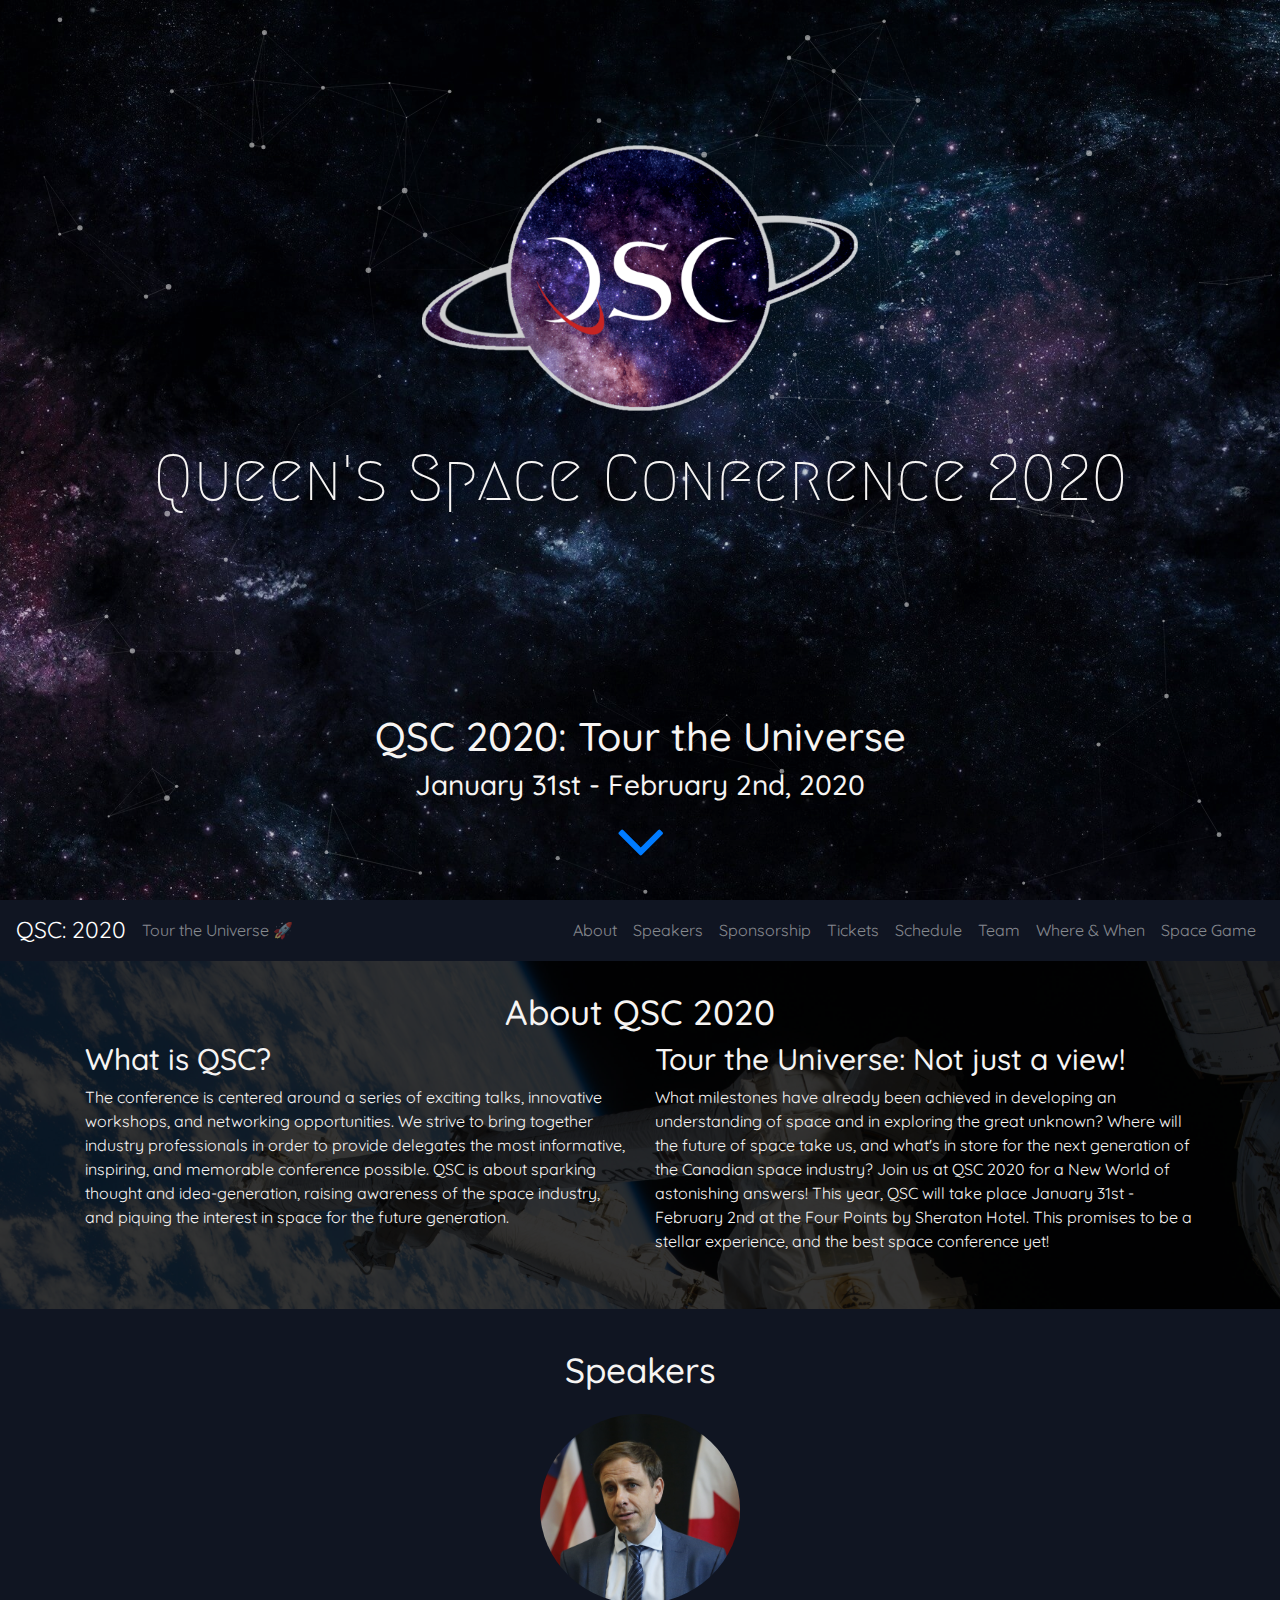
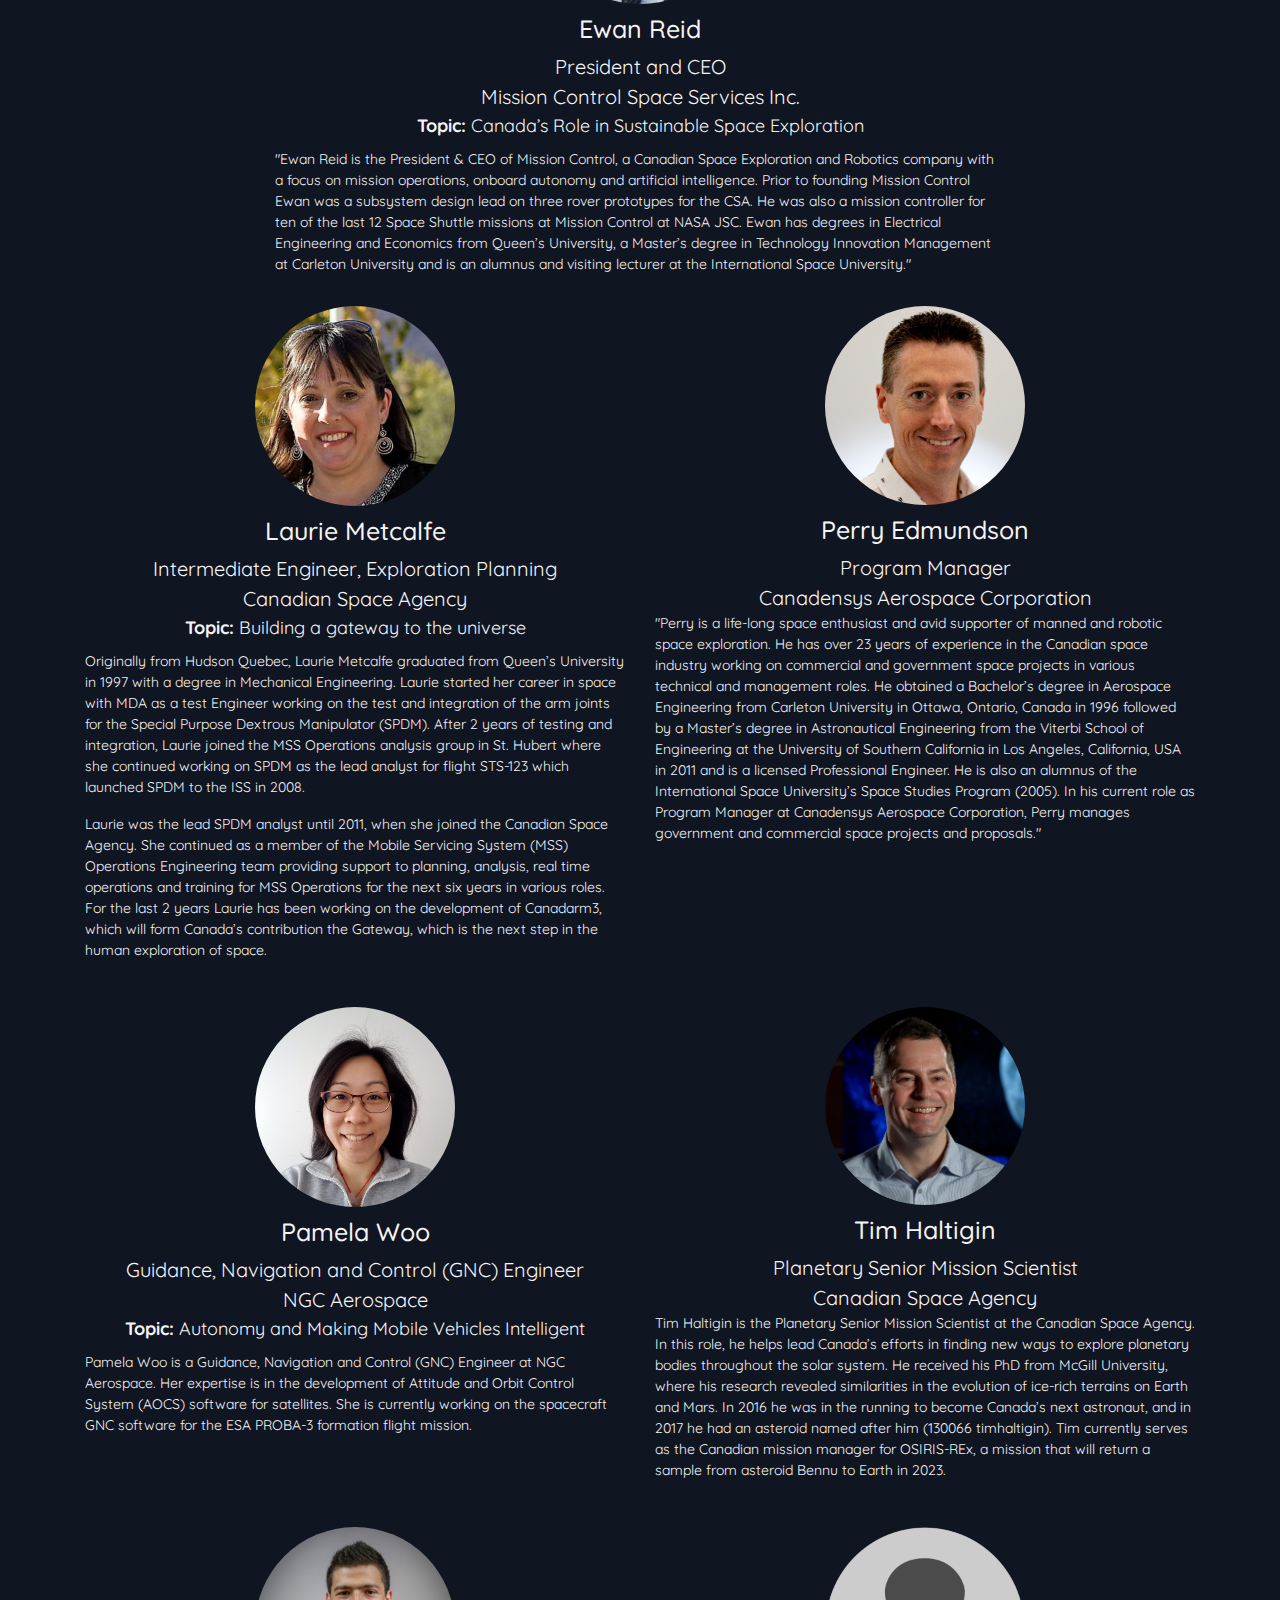
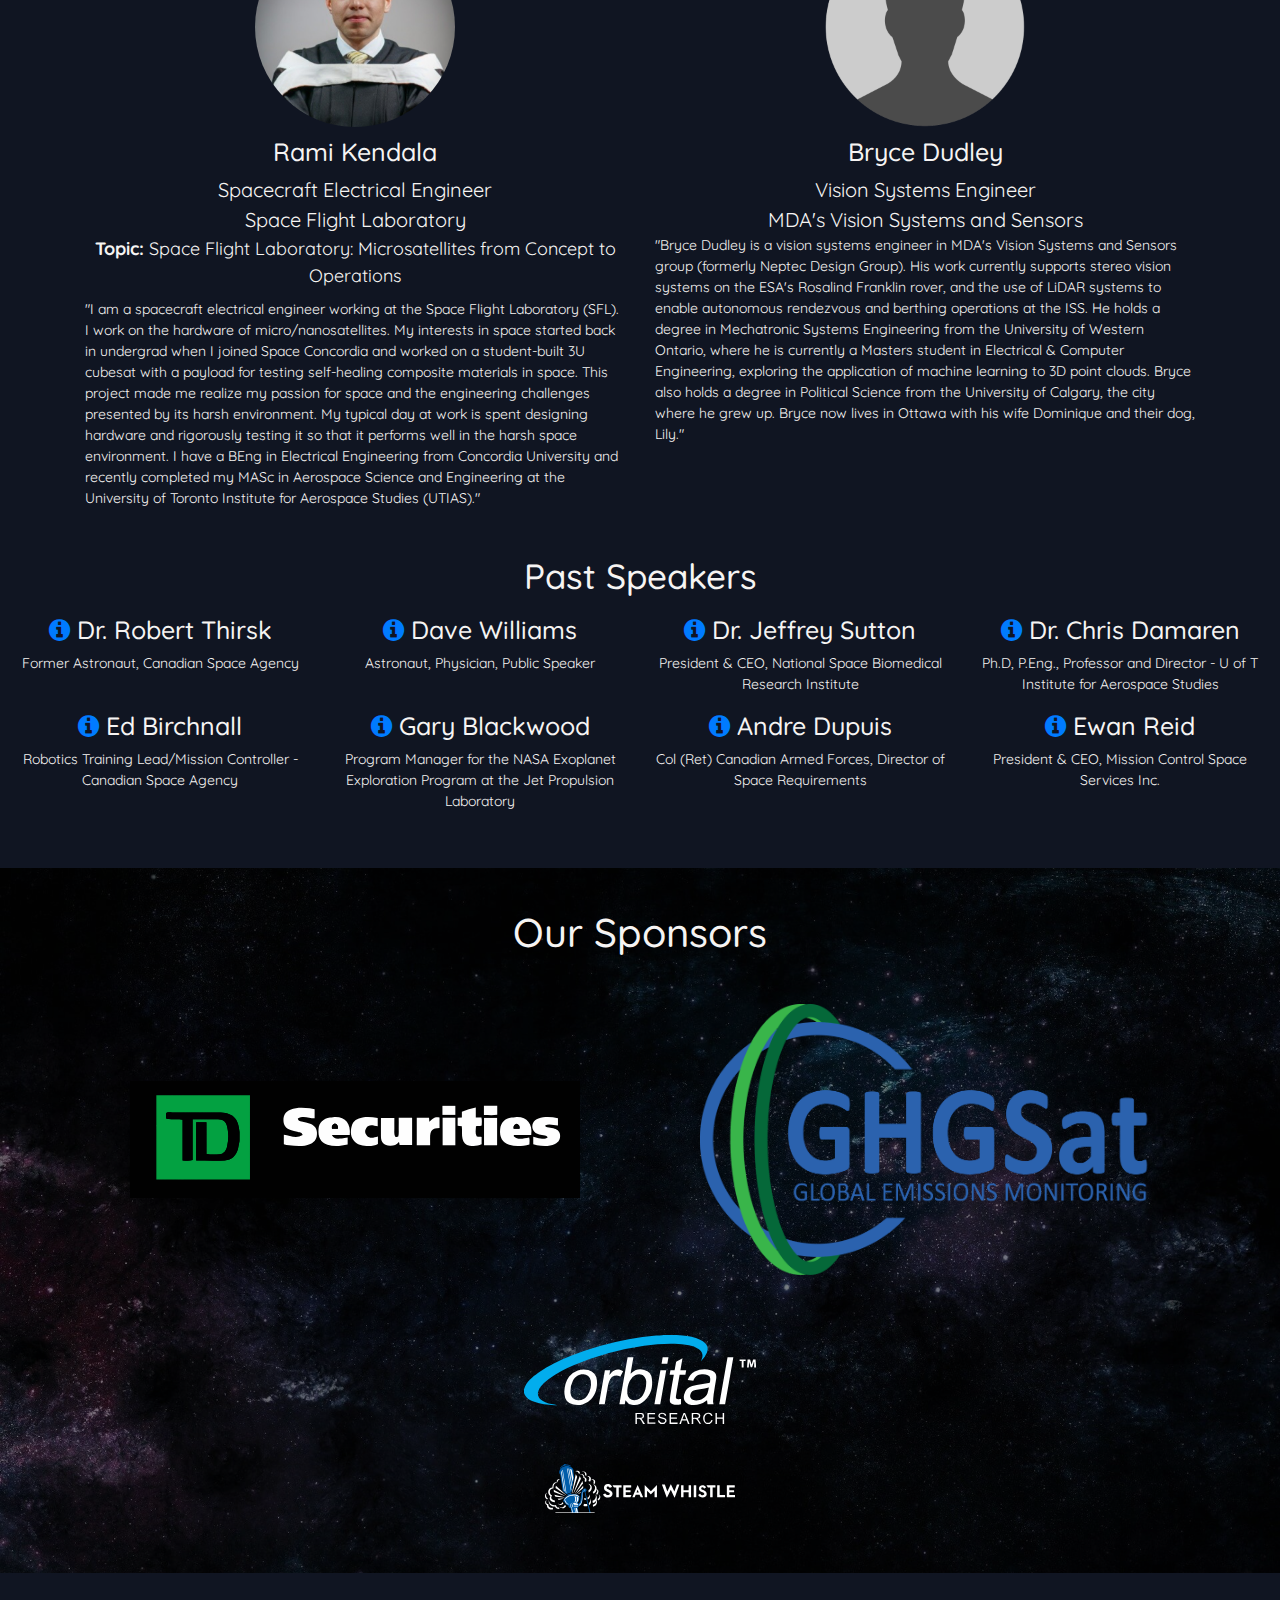
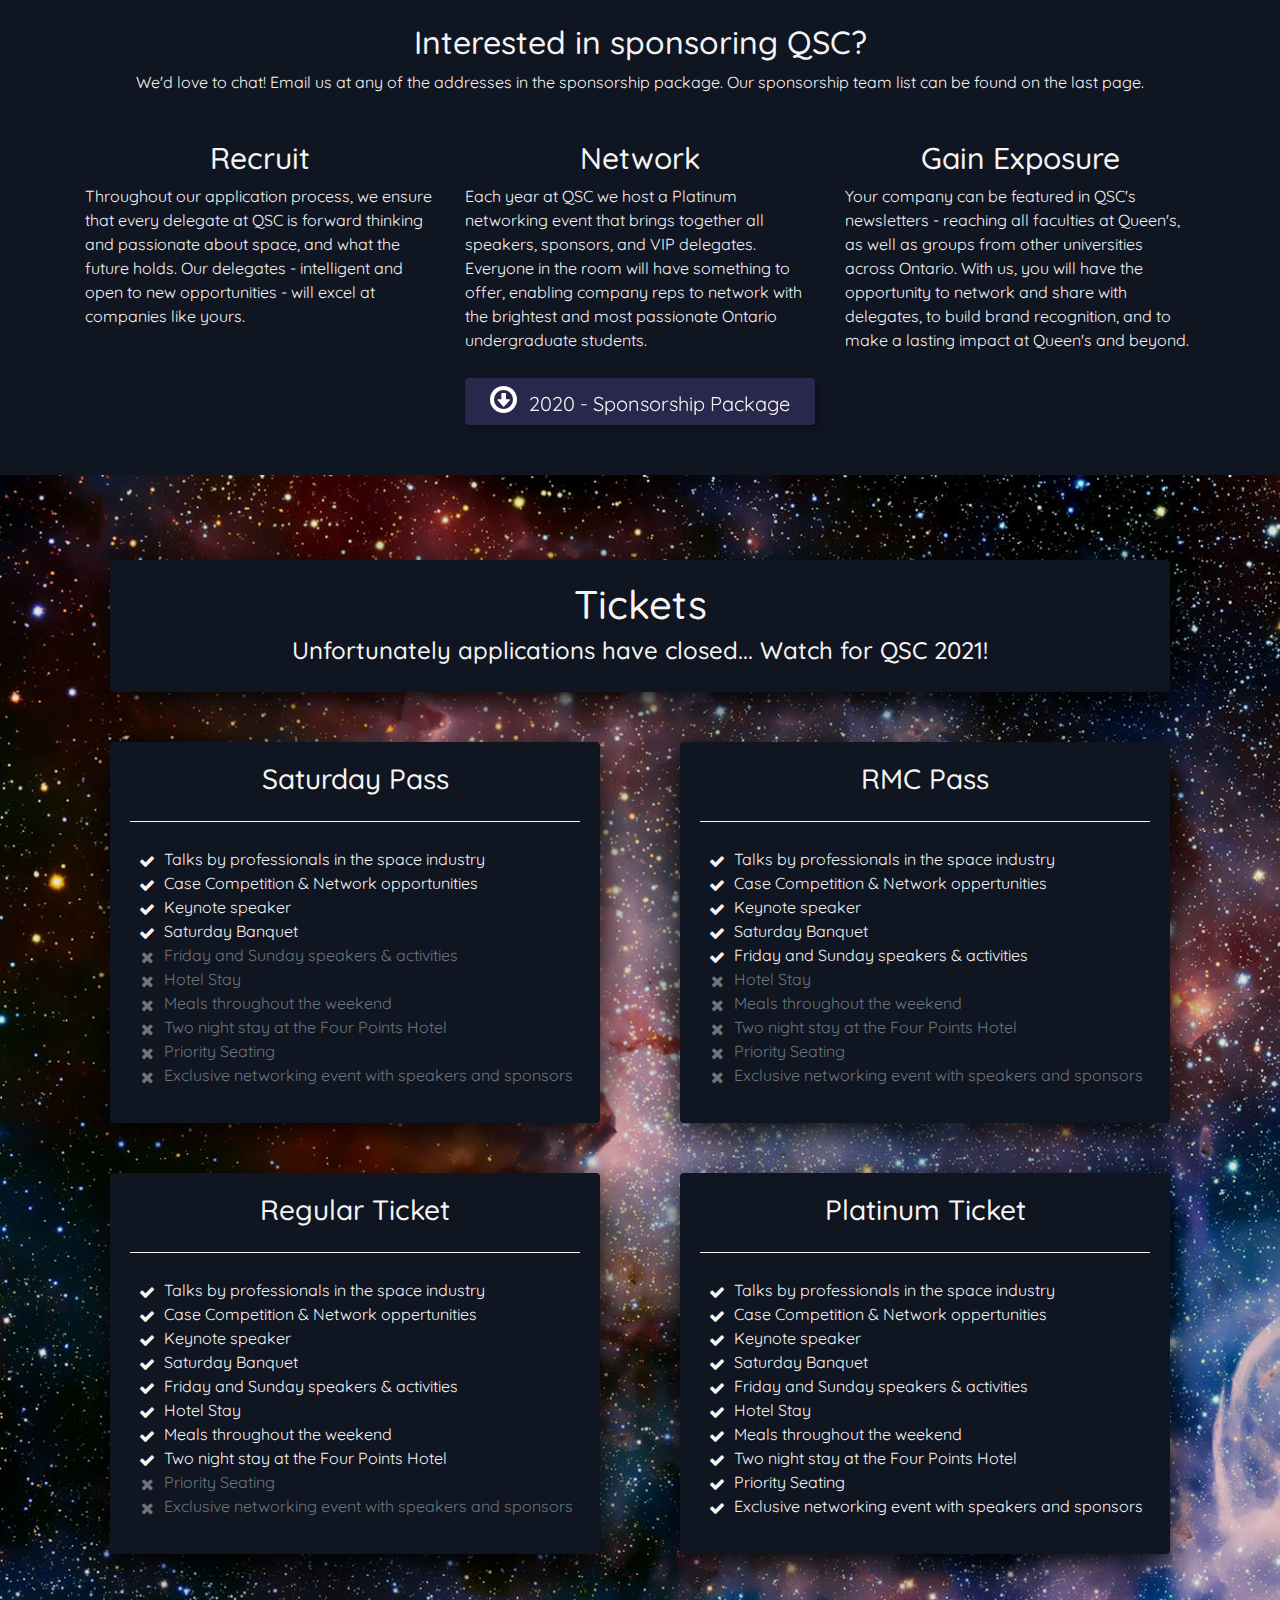
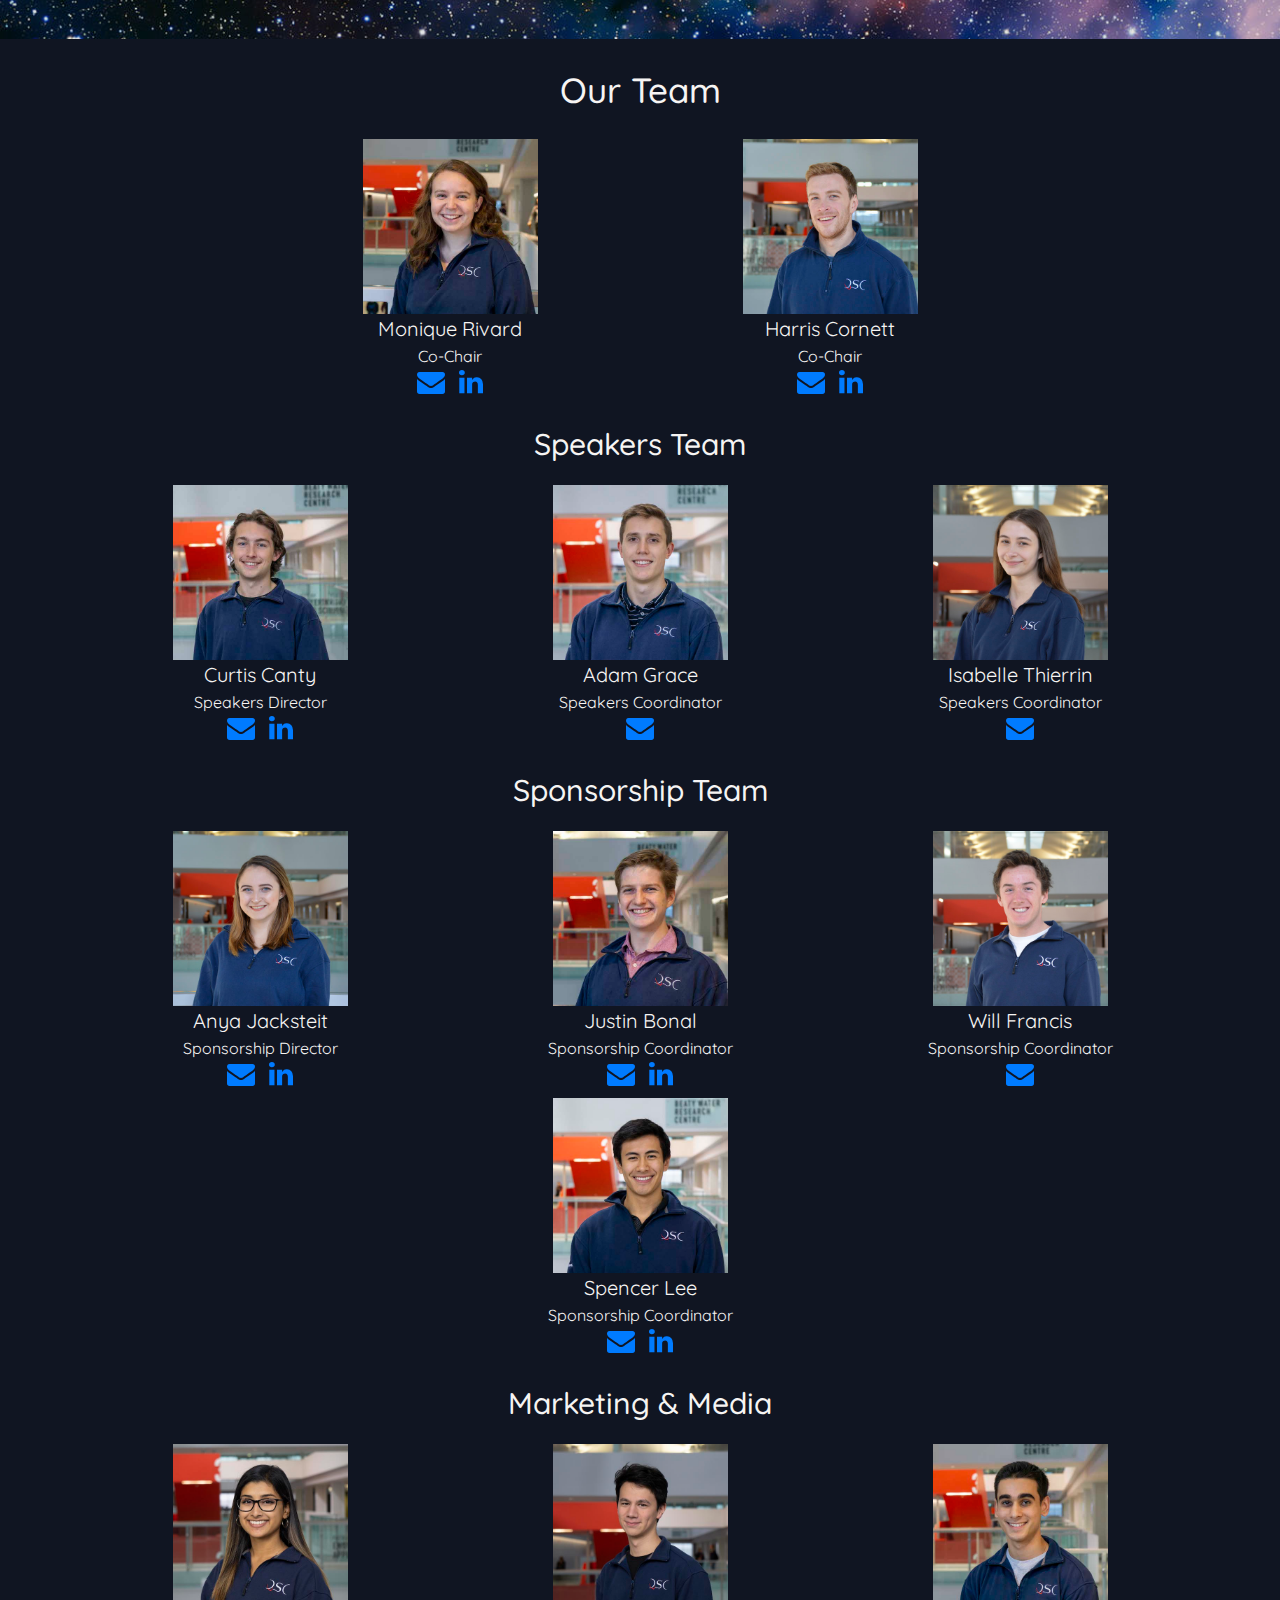
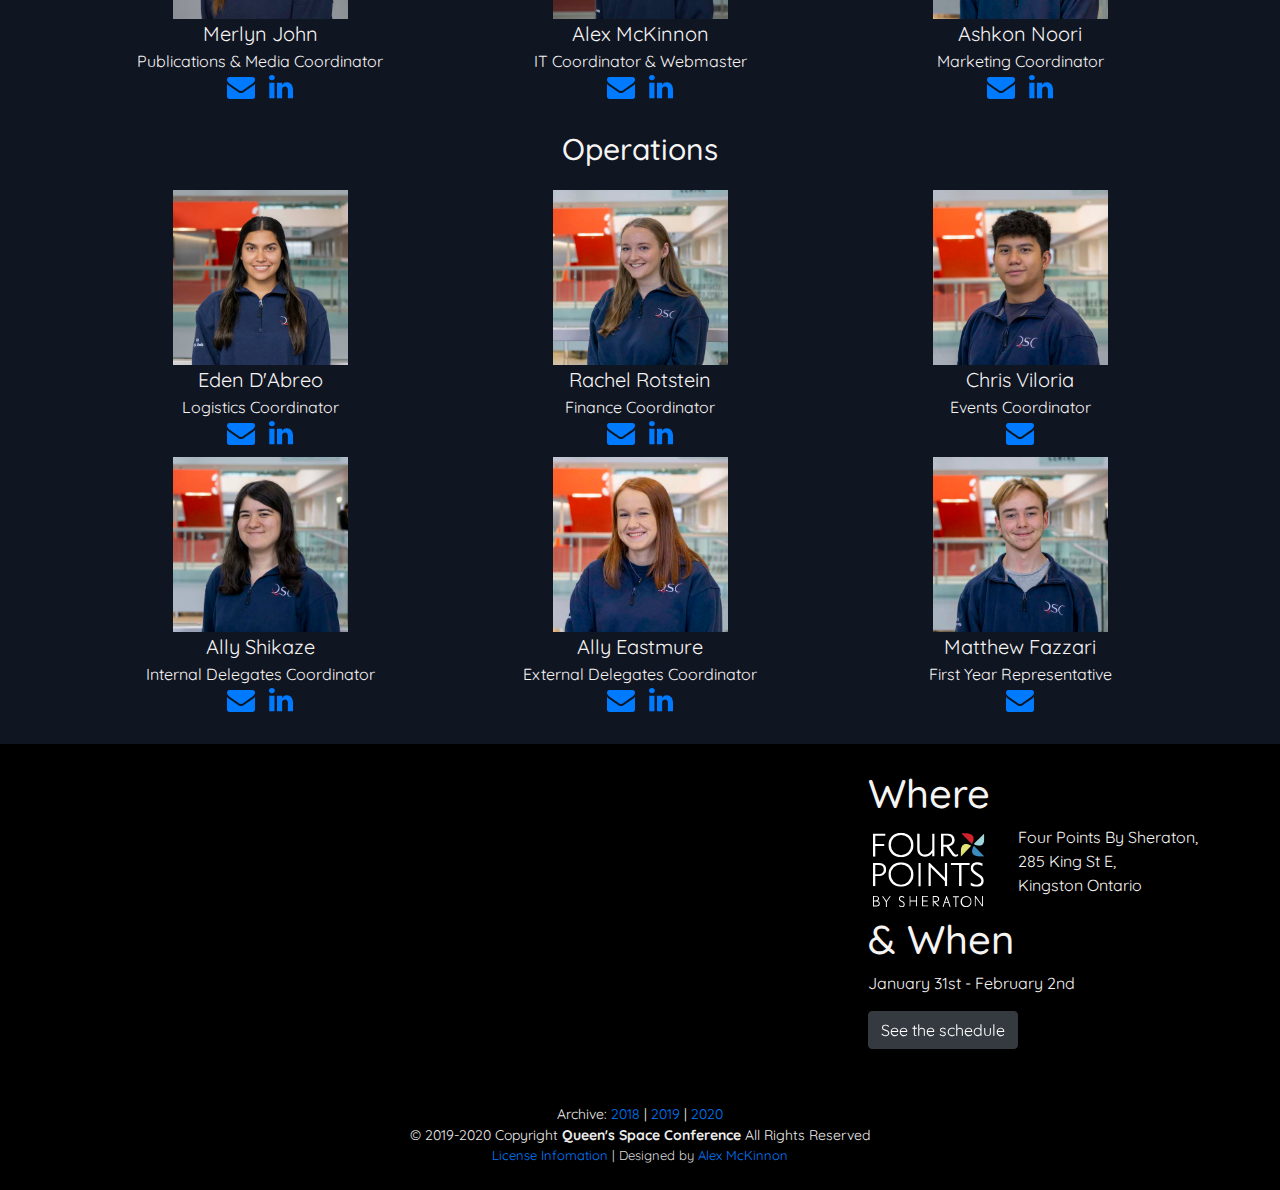
<file: index.html>
<!doctype html>
<html lang="en">
<!--
Built with bootstrap 4.3.1

Copyright Alex McKinnon 2019

License at https://qsconference.com/license.html
-->

  <head>
    <title>Queen's Space Conference</title>

    <!-- Favicons -->


    <!-- Google Fonts -->
    <link href="https://fonts.googleapis.com/css?family=Megrim|Quicksand:300,400|Raleway&display=swap" rel="stylesheet"> 

    <!-- Font Awesome 4.7.0 -->
    <!-- <script src="https://use.fontawesome.com/8af0faf7a2.js"></script> -->
    <link href="lib/font-awesome/css/font-awesome.css" rel="stylesheet">

    <!-- Required meta tags -->
    <meta charset="utf-8">
    <meta name="viewport" content="width=device-width, initial-scale=1, shrink-to-fit=no">

    <!-- CSS -->
    <!-- Animate.js -->
    <link href="lib/animate/animate.min.css" rel="stylesheet">

    <!-- Bootstrap CSS  -->
    <!-- <link rel="stylesheet" href="https://stackpath.bootstrapcdn.com/bootstrap/4.3.1/css/bootstrap.min.css" integrity="sha384-ggOyR0iXCbMQv3Xipma34MD+dH/1fQ784/j6cY/iJTQUOhcWr7x9JvoRxT2MZw1T" crossorigin="anonymous"> -->
 
    <!-- Bootstrap CSS File -->
    <link href="lib/bootstrap/css/bootstrap.min.css" rel="stylesheet">

    <!-- Hover.css -->
    <link href="lib/hover/hover-min.css" rel="stylesheet">

    <!-- Main Stylesheet -->
    <link href="css/style.css" rel="stylesheet">

    <!-- No Index -->
    <META NAME="robots" CONTENT="noindex,nofollow">

  </head>
  <body>


    <!------ Landing Section - landing page ------>
    <section id="landing">
      <!-- Floating stuff -->
      <div class="landing-items container">
        <div class="row">
          <div class="col landing-logo">
            <img src="img/qsc_logo_tc.png" class="center" alt="QSC logo">  
          </div>
        </div>  
        <div class="row">
          <div class="col">
            <h1>Queen's Space Conference 2020</h1>
            <br />
          </div>
        </div>
        <!-- <div class="row">
          <iframe class="countdown-iframe" src="https://free.timeanddate.com/countdown/i74rlw2o/n1183/cf12/cm0/cu5/ct4/cs1/ca0/co0/cr0/ss0/cacfff/cpcfff/pct/tcfff/fn3/fs200/szw576/szh243/iso2020-01-31T17:00:00/pd2" allowTransparency="true" frameborder="0" width="514" height="88"></iframe>
        </div> -->
        <div class="row">
          <div class="col h-100">
            <p> </p>
          </div>
        </div>
        <div class="row">
          <div class="dates mt-auto text-center align-items-end">
            <h2>QSC 2020: Tour the Universe</h2>
            <h3>January 31st - February 2nd, 2020</h3>
          </div>
        </div>
        <!-- Arrow down -->
        <div class="row align-items-end">
          <div class="arrow hvr-grow">
            <a class = "XX" href = "#about">
              <i class="fa fa-angle-down fa-5x hvr-grow arrow-fa"></i>
            </a>
          </div>
        </div>
      </div>

      <!-- particles.js stuff -->
      
      <div id="particles-js" class="landing-container fadeIn">
        <canvas class="particles-js-canvas-el" style="width: 100%; height: 100%;"></canvas>
      </div>
      <!-- particles.js scripts -->
        <script src="lib/particles/particles.js"></script>
        <script src="lib/particles/particles-app.js"></script>
        <!-- END particles.js -->
    </section>
        
    <!------ Header - Menu ------>

    <!-- come back to this maybe with an opensource menu -->

    <nav class="navbar align-items-center navbar-expand-lg navbar-dark">
      <div class="navbar-header">
        <a class="navbar-brand extend-brand XX" href="#landing">QSC: 2020</a>
      </div>
      <span class="navbar-text mr-auto">
          Tour the Universe  🚀
      </span>
      <button class="navbar-toggler" type="button" data-toggle="collapse" data-target="#navbarNavAltMarkup" aria-controls="navbarNavAltMarkup" aria-expanded="false" aria-label="Toggle navigation">
        <span class="navbar-toggler-icon"></span>
      </button>
      <div class="collapse navbar-collapse" id="navbarNavAltMarkup">
        <div class="nav navbar-nav ml-auto" id="linkList">
          <a class="nav-item nav-link XX" href="#about" data-toggle="collapse" data-target="#navbarNavAltMarkup">About <span class="sr-only">(current)</span></a>
          <a class="nav-item nav-link XX" href="#speakers" data-toggle="collapse" data-target="#navbarNavAltMarkup">Speakers</a>
          <a class="nav-item nav-link XX" href="#sponsors" data-toggle="collapse" data-target="#navbarNavAltMarkup">Sponsorship</a>
          <a class="nav-item nav-link XX" href="#tickets" data-toggle="collapse" data-target="#navbarNavAltMarkup">Tickets</a>
          <a class="nav-item nav-link XX" href="resources/QSC2020schedule.pdf">Schedule</a>
          <a class="nav-item nav-link XX" href="#team" data-toggle="collapse" data-target="#navbarNavAltMarkup">Team</a>
          <a class="nav-item nav-link XX" href="#wfive" data-toggle="collapse" data-target="#navbarNavAltMarkup">Where &amp; When</a>
          <a class="nav-item nav-link" href="icebreaker/icebreaker.html">Space Game</a>
        </div>
      </div>
    </nav>


    <!------ About Section ------->
    <section id="about">
      <div class="container">
        <div class="row">
          <div class="col">
            <h1 class="title">About QSC 2020</h1>
          </div>
        </div>
        <div class="row">
          <div class="col-md-6">
            <h2>What is QSC?</h2>
            <p> The conference is centered around a series of exciting talks, innovative workshops, and networking opportunities. We strive to bring together industry professionals in order to provide delegates the most informative, inspiring, and memorable conference possible. QSC is about sparking thought and idea-generation, raising awareness of the space industry, and piquing the interest in space for the future generation.</p>
            
          </div>
          <div class="col-md-6">
            <h2>Tour the Universe: Not just a view!</h2>
            <p>What milestones have already been achieved in developing an understanding of space and in exploring the great unknown? Where will the future of space take us, and what's in store for the next generation of the Canadian space industry? Join us at QSC 2020 for a New World of astonishing answers! This year, QSC will take place January 31st - February 2nd at the Four Points by Sheraton Hotel. This promises to be a stellar experience, and the best space conference yet!</p>
          </div>
        </div>
      </div>
    </section>

        <!------ Speakers ------>
    <section id="speakers">
      <div class="container">
        <div class="row justify-content-center">  
          <div class="col-auto">
            <h1>Speakers</h1>
          </div>
        </div>
        <div class="row justify-content-center">
          <!-- Keynote Speaker -->
          <div class="col-md-8 keynote">
            <img src="img/speakers2020/ewanreid.png">
            <h3 class="name">Ewan Reid</h3>
            <div class="position">President and CEO</div>
            <div class="position">Mission Control Space Services Inc.</div>
            <div class="topic"><strong>Topic:</strong> Canada’s Role in Sustainable Space Exploration</div>
            <p class="bio">"Ewan Reid is the President & CEO of Mission Control, a Canadian Space Exploration and Robotics company with a focus on mission operations, onboard autonomy and artificial intelligence. Prior to founding Mission Control Ewan was a subsystem design lead on three rover prototypes for the CSA. He was also a mission controller for ten of the last 12 Space Shuttle missions at Mission Control at NASA JSC. Ewan has degrees in Electrical Engineering and Economics from Queen’s University, a Master’s degree in Technology Innovation Management at Carleton University and is an alumnus and visiting lecturer at the International Space University."</p>
          </div>
        </div>
        <!-- Speakers two per row -->
        <div class="row justify-content-center">
          <div class="col-sm-6 speaker">
            <img src="img/speakers2020/laurie_metcalfe.png">
            <h3 class="name">Laurie Metcalfe</h3>
            <div class="position">Intermediate Engineer, Exploration Planning</div>
            <div class="position">Canadian Space Agency</div>
            <div class="topic"><strong>Topic:</strong> Building a gateway to the universe</div>
            <p class="bio">Originally from Hudson Quebec, Laurie Metcalfe graduated from Queen’s University in 1997 with a degree in Mechanical Engineering. Laurie started her career in space with MDA as a test Engineer working on the test and integration of the arm joints for the Special Purpose Dextrous Manipulator (SPDM). After 2 years of testing and integration, Laurie joined the MSS Operations analysis group in St. Hubert where she continued working on SPDM as the lead analyst for flight STS-123 which launched SPDM to the ISS in 2008.</p>
            <p class="bio">Laurie was the lead SPDM analyst until 2011, when she joined the Canadian Space Agency. She continued as a member of the Mobile Servicing System (MSS) Operations Engineering team providing support to planning, analysis, real time operations and training for MSS Operations for the next six years in various roles. For the last 2 years Laurie has been working on the development of Canadarm3, which will form Canada’s contribution the Gateway, which is the next step in the human exploration of space.</p>
          </div>
          <div class="col-sm-6 speaker">
            <img src="img/speakers2020/perry_edmundson.png">
            <h3 class="name">Perry Edmundson</h3>
            <div class="position">Program Manager</div>
            <div class="position">Canadensys Aerospace Corporation</div>
            <!-- <div class="topic"><strong>Topic:</strong> The coolest stuff in the world</div> -->
            <p class="bio">"Perry is a life-long space enthusiast and avid supporter of manned and robotic space exploration. He has over 23 years of experience in the Canadian space industry working on commercial and government space projects in various technical and management roles. He obtained a Bachelor’s degree in Aerospace Engineering from Carleton University in Ottawa, Ontario, Canada in 1996 followed by a Master’s degree in Astronautical Engineering from the Viterbi School of Engineering at the University of Southern California in Los Angeles, California, USA in 2011 and is a licensed Professional Engineer. He is also an alumnus of the International Space University’s Space Studies Program (2005). In his current role as Program Manager at Canadensys Aerospace Corporation, Perry manages government and commercial space projects and proposals."</p>
          </div>
        </div>
        <div class="row justify-content-center">
          <div class="col-sm-6 speaker">
            <img src="img/speakers2020/pamela_woo.png">
            <h3 class="name">Pamela Woo</h3>
            <div class="position">Guidance, Navigation and Control (GNC) Engineer</div>
            <div class="position">NGC Aerospace</div>
            <div class="topic"><strong>Topic:</strong> Autonomy and Making Mobile Vehicles Intelligent</div>
            <p class="bio">Pamela Woo is a Guidance, Navigation and Control (GNC) Engineer at NGC Aerospace. Her expertise is in the development of Attitude and Orbit Control System (AOCS) software for satellites. She is currently working on the spacecraft GNC software for the ESA PROBA-3 formation flight mission.</p>
          </div>
          <div class="col-sm-6 speaker">
            <img src="img/speakers2020/tim_haltigin.png">
            <h3 class="name">Tim Haltigin</h3>
            <div class="position">Planetary Senior Mission Scientist</div>
            <div class="position">Canadian Space Agency</div>
            <!-- <div class="topic"><strong>Topic:</strong> Autonomy and Making Mobile Vehicles Intelligent</div> -->
            <p class="bio">Tim Haltigin is the Planetary Senior Mission Scientist at the Canadian Space Agency. In this role, he helps lead Canada’s efforts in finding new ways to explore planetary bodies throughout the solar system. He received his PhD from McGill University, where his research revealed similarities in the evolution of ice-rich terrains on Earth and Mars. In 2016 he was in the running to become Canada’s next astronaut, and in 2017 he had an asteroid named after him (130066 timhaltigin). Tim currently serves as the Canadian mission manager for OSIRIS-REx, a mission that will return a sample from asteroid Bennu to Earth in 2023.</p>
          </div>
        </div>
        <div class="row justify-content-center">
          <div class="col-sm-6 speaker">
            <img src="img/speakers2020/rami_kendala.png">
            <h3 class="name">Rami Kendala</h3>
            <div class="position">Spacecraft Electrical Engineer </div>
            <div class="position">Space Flight Laboratory</div>
            <div class="topic"><strong>Topic:</strong> Space Flight Laboratory: Microsatellites from Concept to Operations</div>
            <p class="bio">"I am a spacecraft electrical engineer working at the Space Flight Laboratory (SFL). I work on the hardware of micro/nanosatellites. My interests in space started back in undergrad when I joined Space Concordia and worked on a student-built 3U cubesat with a payload for testing self-healing composite materials in space. This project made me realize my passion for space and the engineering challenges presented by its harsh environment. My typical day at work is spent designing hardware and rigorously testing it so that it performs well in the harsh space environment. I have a BEng in Electrical Engineering from Concordia University and recently completed my MASc in Aerospace Science and Engineering at the University of Toronto Institute for Aerospace Studies (UTIAS)."</p>
          </div>
          <div class="col-sm-6 speaker">
            <img src="img/speakers2020/placeholder.png">
            <h3 class="name">Bryce Dudley</h3>
            <div class="position">Vision Systems Engineer</div>
            <div class="position">MDA's Vision Systems and Sensors</div>
            <!-- <div class="topic"><strong>Topic:</strong> MDA's vision systems</div> -->
            <p class="bio">"Bryce Dudley is a vision systems engineer in MDA's Vision Systems and Sensors group (formerly Neptec Design Group). His work currently supports stereo vision systems on the ESA's Rosalind Franklin rover, and the use of LiDAR systems to enable autonomous rendezvous and berthing operations at the ISS. He holds a degree in Mechatronic Systems Engineering from the University of Western Ontario, where he is currently a Masters student in Electrical & Computer Engineering, exploring the application of machine learning to 3D point clouds. Bryce also holds a degree in Political Science from the University of Calgary, the city where he grew up. Bryce now lives in Ottawa with his wife Dominique and their dog, Lily."</p>
          </div>
        </div>
      </div>
      <div class="container-fluid">
        <!--Past Speakers -->
    <div class="row" style = "padding-top: 15px; padding-bottom:10px;">
        <div class="col-lg-12 text-center">
            <h1>Past Speakers</h1>
        </div>
    </div>
      <!--Past Speakers Summary-->
      <div class = "row">
        <!--Speaker-->
        <div class = "col-md-3 col-xs-6">
          <div class = "past-text" >
            <h3><span><a href = "https://en.wikipedia.org/wiki/Robert_Thirsk"><i class = "fa fa-info-circle"></i></a></span> Dr. Robert Thirsk</h3>
            <p>Former Astronaut, Canadian Space Agency</p>
          </div>
        </div>
        <!--End Speaker-->
    <!--Speaker-->
        <div class = "col-md-3 col-xs-6">
          <div class = "past-text" >
            <h3><span><a href = "http://www.asc-csa.gc.ca/eng/astronauts/canadian/former/bio-dave-williams.asp"><i class = "fa fa-info-circle"></i></a></span> Dave Williams</h3>
            <p>Astronaut, Physician, Public Speaker</p>
          </div>
        </div>
        <!--End Speaker-->
        <!--Speaker-->
        <div class = "col-md-3 col-xs-6">
          <div class = "past-text" >
            <h3><span><a href = "https://en.wikipedia.org/wiki/Jeffrey_P._Sutton"><i class = "fa fa-info-circle"></i></a></span> Dr. Jeffrey Sutton</h3>
            <p>President &amp; CEO, National Space Biomedical Research Institute</p>
          </div>
        </div>
        <!--End Speaker-->
         <!--Speaker-->
        <div class = "col-md-3 col-xs-6">
          <div class = "past-text">
            <h3><span><a href = "https://www.engineering.utoronto.ca/about/office-of-the-dean/christopher-j-damaren-director-university-toronto-institute-aerospace-studies/"><i class = "fa fa-info-circle"></i></a></span> Dr. Chris Damaren</h3>
            <p>Ph.D, P.Eng., Professor and Director - U of T Institute for Aerospace Studies</p>
          </div>
        </div>
        <!--End Speaker-->
         <!--Speaker-->
        <div class = "col-md-3 col-xs-6">
          <div class = "past-text" >
            <h3><span><a href = "http://www.goc411.ca/en/39336/Edward-Birchnall"><i class = "fa fa-info-circle"></i></a></span> Ed Birchnall </h3>
            <p>Robotics Training Lead/Mission Controller - Canadian Space Agency</p>
          </div>
        </div>
        <!--End Speaker-->
        <!--Speaker-->
        <div class = "col-md-3 col-xs-6">
          <div class = "past-text" >
            <h3><span><a href = "https://exoplanets.nasa.gov/exep/about/people/"><i class = "fa fa-info-circle"></i></a></span> Gary Blackwood</h3>
            <p>Program Manager for the NASA Exoplanet Exploration Program at the Jet Propulsion Laboratory</p>
          </div>
        </div>
        <!--End Speaker-->
        <!--Speaker-->
        <div class = "col-md-3 col-xs-6">
          <div class = "past-text" >
            <h3><span><a href = "http://sscl.solutions/our-team"><i class = "fa fa-info-circle"></i></a></span> Andre Dupuis</h3>
            <p>Col (Ret) Canadian Armed Forces, Director of Space Requirements</p>
          </div>
        </div>
        <!--End Speaker-->
        <!--Speaker-->
        <div class = "col-md-3 col-xs-6">
          <div class = "past-text" >
            <h3><span><a href = "http://missioncontrolspaceservices.com/ewan-reid/"><i class = "fa fa-info-circle"></i></a></span> Ewan Reid</h3>
            <p>President &amp; CEO, Mission Control Space Services Inc.</p>
          </div>
        </div>
    
      </div>
    </section>

    <!------ Sponsors ------> 
    <section id="sponsors">
      <div class="container">
        <div class="row justify-content-center">
          <div class="col-auto">
            <h1 class="title">Our Sponsors</h1>
          </div>
        </div>

        <div class="row justify-content-center">
          <div class="col-lg-6 d-flex align-items-center justify-content-center" style="text-align: center;">
            <a href = "https://www.tdsecurities.com">
              <img class="images-inter hvr-grow" src="img/sponsors2020/td_securities.svg" alt="TD Securities Logo">
            </a>
          </div>
          <div class="col-lg-6 d-flex align-items-center justify-content-center" style="text-align: center;">
            <a href = "https://www.ghgsat.com/">
              <img class="images-inter hvr-grow" src="img/sponsors2020/ghgsat.png" alt="GHGSat Inc">
            </a>
          </div>
        </div>
        <div class="row align-items-center justify-content-center">
          <div class="col-md-auto d-flex justify-content-center" style="text-align: center;">
            <a href = "https://orbitalresearch.net/">
              <img class="images-planet hvr-grow" src="img/sponsors2020/Orbital-Logo-RGB.svg" alt="Orbital Research Logo" >
            </a>
          </div>
        </div>
        <div class="row align-items-center justify-content-center">
          <div class="col-md-3 justify-content-center" style="text-align: center;">
            <a href = "https://steamwhistle.ca/">
              <img class = "images-merch img-responsive vertical-center hvr-grow" src = "img/sponsors2020/steamwhistle.svg">
            </a>
          </div>
        </div>
      </div>
    </section>
    <section id="sponsors-info">
      <div class="container">
        <!-- interested? -->
        <div class="row justify-content-center">
          <div class="col-auto">
            <h2 class="title">Interested in sponsoring QSC?</h2>
            <p>We'd love to chat! Email us at any of the addresses in the sponsorship package. Our sponsorship team list can be found on the last page.</p>
          </div>
        </div>
        <!-- About sponsors info -->
        <div class="row d-flex justify-content-center sponsor-info">
          <div class="col-md-4">
            <h2>Recruit</h2>
            <p>Throughout our application process, we ensure that every delegate at QSC is forward thinking and passionate about space, and what the future holds. Our delegates - intelligent and open to new opportunities - will excel at companies like yours.</p>
          </div>
          <div class="col-md-4">
            <h2>Network</h2>
            <p>Each year at QSC we host a Platinum networking event that brings together all speakers, sponsors, and VIP delegates. Everyone in the room will have something to offer, enabling company reps to network with the brightest and most passionate Ontario undergraduate students.</p>
          </div>
          <div class="col-md-4">
            <h2>Gain Exposure</h2>
            <p>Your company can be featured in QSC's newsletters - reaching all faculties at Queen's, as well as groups from other universities across Ontario. With us, you will have the opportunity to network and share with delegates, to build brand recognition, and to make a lasting impact at Queen's and beyond.</p>
          </div>
        </div>
        <!-- Sponsorship package button -->
        <div class="row justify-content-center">
          <form method="get" action="resources/QSC-Sponsorship-Package2020.pdf">
            <button class = "hvr-grow spons-down btn btn-primary button-style">
              <span>
                <i class = "fa fa-arrow-circle-o-down fa-2x" style = "display:inline; padding-right: 8px; margin-top: 5px;"></i>
                <p style = "display:inline; text-align: center; font-size: 20px;">2020 - Sponsorship Package</p>
              </span>
            </button>
          </form>
        </div>
      </div>
    </section>

    <!------ Tickets ------>
    <section id="tickets">
      <div class="container">
        <div class="row">
          <div class="col">
            <div class="card">
              <div class="card-body">
                <h1 class="ticket-title">Tickets</h1>
                <h4 class="ticket-title">Unfortunately applications have closed...  Watch for QSC 2021!</h4>
              </div>
            </div>
          </div>
        </div>
        <div class="row">
          <div class="col-md-6">
            <div class="card">
              <div class="card-body">
                <h3 class="ticket-title">Saturday Pass</h3>
                <!-- <h6 class="ticket-price text-center">$95</h6> -->
                <hr>
                <div class="tickets-features">
                  <ul class="fa-ul">
                    <li><span class="fa-li"><i class="fa fa-check"></i></span>Talks by professionals in the space industry</li>
                    <li><span class="fa-li"><i class="fa fa-check"></i></span>Case Competition & Network opportunities</li>
                    <li><span class="fa-li"><i class="fa fa-check"></i></span>Keynote speaker</li>
                    <li><span class="fa-li"><i class="fa fa-check"></i></span>Saturday Banquet</li>
                    <li class="text-muted"><span class="fa-li"><i class="fa fa-times"></i></span>Friday and Sunday speakers & activities</li>
                    <li class="text-muted"><span class="fa-li"><i class="fa fa-times"></i></span>Hotel Stay</li>
                    <li class="text-muted"><span class="fa-li"><i class="fa fa-times"></i></span>Meals throughout the weekend</li>
                    <li class="text-muted"><span class="fa-li"><i class="fa fa-times"></i></span>Two night stay at the Four Points Hotel</li>
                    <li class="text-muted"><span class="fa-li"><i class="fa fa-times"></i></span>Priority Seating</li>
                    <li class="text-muted"><span class="fa-li"><i class="fa fa-times"></i></span>Exclusive networking event with speakers and sponsors</li>
                  </ul>
                </div>
              </div>
            </div>
          </div>
          <div class="col-md-6">
            <div class="card">
              <div class="card-body">
                <h3 class="ticket-title">RMC Pass</h3>
                <!-- <h6 class="ticket-price text-center">$120</h6> -->
                <hr>
                <div class="tickets-features">
                  <ul class="fa-ul">
                    <li><span class="fa-li"><i class="fa fa-check"></i></span>Talks by professionals in the space industry</li>
                    <li><span class="fa-li"><i class="fa fa-check"></i></span>Case Competition & Network oppertunities</li>
                    <li><span class="fa-li"><i class="fa fa-check"></i></span>Keynote speaker</li>
                    <li><span class="fa-li"><i class="fa fa-check"></i></span>Saturday Banquet</li>
                    <li><span class="fa-li"><i class="fa fa-check"></i></span>Friday and Sunday speakers & activities</li>
                    <li class="text-muted"><span class="fa-li"><i class="fa fa-times"></i></span>Hotel Stay</li>
                    <li class="text-muted"><span class="fa-li"><i class="fa fa-times"></i></span>Meals throughout the weekend</li>
                    <li class="text-muted"><span class="fa-li"><i class="fa fa-times"></i></span>Two night stay at the Four Points Hotel</li>
                    <li class="text-muted"><span class="fa-li"><i class="fa fa-times"></i></span>Priority Seating</li>
                    <li class="text-muted"><span class="fa-li"><i class="fa fa-times"></i></span>Exclusive networking event with speakers and sponsors</li>
                  </ul>
                </div>
              </div>
            </div>
          </div>
        </div>
        <div class="row">
          <div class="col-md-6">
            <div class="card">
              <div class="card-body">
                <h3 class="ticket-title">Regular Ticket</h3>
                <!-- <h6 class="ticket-price text-center">$160</h6> -->
                <hr>
                <div class="tickets-features">
                  <ul class="fa-ul">
                    <li><span class="fa-li"><i class="fa fa-check"></i></span>Talks by professionals in the space industry</li>
                    <li><span class="fa-li"><i class="fa fa-check"></i></span>Case Competition & Network oppertunities</li>
                    <li><span class="fa-li"><i class="fa fa-check"></i></span>Keynote speaker</li>
                    <li><span class="fa-li"><i class="fa fa-check"></i></span>Saturday Banquet</li>
                    <li><span class="fa-li"><i class="fa fa-check"></i></span>Friday and Sunday speakers & activities</li>
                    <li><span class="fa-li"><i class="fa fa-check"></i></span>Hotel Stay</li>
                    <li><span class="fa-li"><i class="fa fa-check"></i></span>Meals throughout the weekend</li>
                    <li><span class="fa-li"><i class="fa fa-check"></i></span>Two night stay at the Four Points Hotel</li>
                    <li class="text-muted"><span class="fa-li"><i class="fa fa-times"></i></span>Priority Seating</li>
                    <li class="text-muted"><span class="fa-li"><i class="fa fa-times"></i></span>Exclusive networking event with speakers and sponsors</li>
                  </ul>
                </div>
              </div>
            </div>
          </div>
          <div class="col-md-6">
            <div class="card">
              <div class="card-body">
                <h3 class="ticket-title">Platinum Ticket</h3>
                <!-- <h6 class="ticket-price text-center">$185</h6> -->
                <hr>
                <div class="tickets-features">
                  <ul class="fa-ul">
                    <li><span class="fa-li"><i class="fa fa-check"></i></span>Talks by professionals in the space industry</li>
                    <li><span class="fa-li"><i class="fa fa-check"></i></span>Case Competition & Network oppertunities</li>
                    <li><span class="fa-li"><i class="fa fa-check"></i></span>Keynote speaker</li>
                    <li><span class="fa-li"><i class="fa fa-check"></i></span>Saturday Banquet</li>
                    <li><span class="fa-li"><i class="fa fa-check"></i></span>Friday and Sunday speakers & activities</li>
                    <li><span class="fa-li"><i class="fa fa-check"></i></span>Hotel Stay</li>
                    <li><span class="fa-li"><i class="fa fa-check"></i></span>Meals throughout the weekend</li>
                    <li><span class="fa-li"><i class="fa fa-check"></i></span>Two night stay at the Four Points Hotel</li>
                    <li><span class="fa-li"><i class="fa fa-check"></i></span>Priority Seating</li>
                    <li><span class="fa-li"><i class="fa fa-check"></i></span>Exclusive networking event with speakers and sponsors</li>
                  </ul>
                </div>
              </div>
            </div>
          </div>
        </div>
        <!-- <button type="button" class="btn tickets-buy btn-light btn-lg">Apply NOW! -></button> -->
        <!-- Closed applications :( -->
      </div>
    </section>

    <!------ Team ------>
    <section id="team">
      <div class="container">
        <div class="row justify-content-center">
          <div class="col-auto">
            <h1>Our Team</h1>
          </div>
        </div>

        <!-- CoChairs team -->

        <!-- <div class="row justify-content-center">
          <div class="col-auto subteam">
            <h2>Co-Chairs</h2>
          </div>
        </div> -->
        <div class="row justify-content-center">
          <!-- Monique -->
          <div class="col-sm-4">
            <img src = "img/team2020/Monique.jpg">
            <div class="name">Monique Rivard</div>
            <div class="title">Co-Chair</div>
            <div class = "links">
              <a href = "mailto:m.rivard@qsconference.com"><i class = "fa fa-envelope fa-2x hvr-grow" ></i></a>
              <a href = "https://www.linkedin.com/in/moniquerivard/" style = "padding-left: 10px;"><i class = "fa fa-linkedin fa-2x hvr-grow"></i></a>
            </div>
          </div>
          <!-- Harris -->
          <div class="col-sm-4">
            <img src = "img/team2020/Harris.jpg">
            <div class="name">Harris Cornett</div>
            <div class="title">Co-Chair</div>
            <div class = "links">
              <a href = "mailto:h.cornett@qsconference.com"><i class = "fa fa-envelope fa-2x hvr-grow"></i></a>
              <a href = "https://www.linkedin.com/in/harris-cornett" style = "padding-left: 10px;"><i class = "fa fa-linkedin fa-2x hvr-grow"></i></a>
            </div>
          </div>
        </div>
        <!-- Speakers team -->
        <div class="row justify-content-center">
          <div class="col-auto subteam">
            <h2>Speakers Team</h2>
          </div>
        </div>
        <div class="row justify-content-center">
          <!-- Curtis -->
          <div class="col-sm-4">
            <img src = "img/team2020/Curtis.jpg">
            <div class="name">Curtis Canty</div>
            <div class="title">Speakers Director</div>
            <div class = "links">
              <a href = "mailto:c.canty@qsconference.com"><i class = "fa fa-envelope fa-2x hvr-grow" ></i></a>
              <a href = "https://www.linkedin.com/in/curtis-canty-1447609b" style = "padding-left: 10px;"><i class = "fa fa-linkedin fa-2x hvr-grow"></i></a>
            </div>
          </div>
          <!-- Adam -->
          <div class="col-sm-4">
            <img src = "img/team2020/Adam.jpg">
            <div class="name">Adam Grace</div>
            <div class="title">Speakers Coordinator</div>
            <div class = "links">
              <a href = "mailto:a.grace@qsconference.com"><i class = "fa fa-envelope fa-2x hvr-grow" ></i></a>
            </div>
          </div>
          <!-- Isabelle -->
          <div class="col-sm-4">
            <img src = "img/team2020/Izzy.jpg">
            <div class="name">Isabelle Thierrin</div>
            <div class="title">Speakers Coordinator</div>
            <div class = "links">
              <a href = "mailto:i.thierrin@qsconference.com"><i class = "fa fa-envelope fa-2x hvr-grow"></i></a>
            </div>
          </div>
        </div>
        <!-- Sponsorship team -->
        <div class="row justify-content-center">
          <div class="col-auto subteam">
            <h2>Sponsorship Team</h2>
          </div>
        </div>
        <div class="row justify-content-center">
          <!-- Anya -->
          <div class="col-sm-4">
            <img src = "img/team2020/Anya.jpg">
            <div class="name">Anya Jacksteit</div>
            <div class="title">Sponsorship Director</div>
            <div class = "links">
              <a href = "mailto:a.jacksteit@queensu.ca"><i class = "fa fa-envelope fa-2x hvr-grow"></i></a>
              <a href = "https://www.linkedin.com/in/anya-jacksteit/" style = "padding-left: 10px;"><i class = "fa fa-linkedin fa-2x hvr-grow"></i></a>
            </div>
          </div>
          <!-- Justin -->
          <div class="col-sm-4">
            <img src = "img/team2020/Justin.jpg">
            <div class="name">Justin Bonal</div>
            <div class="title">Sponsorship Coordinator</div>
            <div class = "links">
              <a href = "mailto:j.bonal@queensu.ca"><i class = "fa fa-envelope fa-2x hvr-grow"></i></a>
              <a href = "https://www.linkedin.com/in/justin-bonal-3ba415176/" style = "padding-left: 10px;"><i class = "fa fa-linkedin fa-2x hvr-grow"></i></a>
            </div>
          </div>
          <!-- Will -->
          <div class="col-sm-4">
            <img src = "img/team2020/Will.jpg">
            <div class="name">Will Francis</div>
            <div class="title">Sponsorship Coordinator</div>
            <div class = "links">
              <a href = "mailto:w.francis@qsconference.com"><i class = "fa fa-envelope fa-2x hvr-grow"></i></a>
            </div>
          </div>
        </div>
        <div class="row justify-content-center">
          <!-- Spencer -->
          <div class="col-sm-4">
            <img src = "img/team2020/Spencer.jpg">
            <div class="name">Spencer Lee</div>
            <div class="title">Sponsorship Coordinator</div>
            <div class = "links">
              <a href = "mailto:s.lee@qsconference.com"><i class = "fa fa-envelope fa-2x hvr-grow"></i></a>
              <a href = "http://linkedin.com/in/spencer-lee-bb2849162" style = "padding-left: 10px;"><i class = "fa fa-linkedin fa-2x hvr-grow"></i></a>
            </div>
          </div>
        </div>
        <!-- Marketing and Media team -->
        <div class="row justify-content-center">
          <div class="col-auto subteam">
            <h2>Marketing &amp; Media</h2>
          </div>
        </div>
        <div class="row justify-content-center">
          <!-- Merlyn -->
          <div class="col-sm-4">
            <img src = "img/team2020/Merlyn.jpg">
            <div class="name">Merlyn John</div>
            <div class="title">Publications &amp; Media Coordinator</div>
            <div class = "links">
              <a href = "mailto:m.john@qsconference.com"><i class = "fa fa-envelope fa-2x hvr-grow"></i></a>
              <a href = "https://www.linkedin.com/in/merlynjohn/" style = "padding-left: 10px;"><i class = "fa fa-linkedin fa-2x hvr-grow"></i></a>
            </div>
          </div>
          <!-- Alex -->
          <div class="col-sm-4">
            <img src = "img/team2020/Alex.jpg">
            <div class="name">Alex McKinnon</div>
            <div class="title">IT Coordinator &amp; Webmaster</div>
            <div class = "links">
              <a href = "mailto:a.mckinnon@qsconference.com"><i class = "fa fa-envelope fa-2x hvr-grow"></i></a>
              <a href = "https://www.linkedin.com/in/alex-mckinnon/" style = "padding-left: 10px;"><i class = "fa fa-linkedin fa-2x hvr-grow"></i></a>
            </div>
          </div>
          <!-- Ashkon -->
          <div class="col-sm-4">
            <img src = "img/team2020/Ashkon.jpg">
            <div class="name">Ashkon Noori</div>
            <div class="title">Marketing Coordinator</div>
            <div class = "links">
              <a href = "mailto:a.noori@qsconference.com"><i class = "fa fa-envelope fa-2x hvr-grow"></i></a>
              <a href = "https://www.linkedin.com/in/AshkonNoori39" style = "padding-left: 10px;"><i class = "fa fa-linkedin fa-2x hvr-grow"></i></a>
            </div>
          </div>
        </div>
        <!-- Operations team -->
        <div class="row justify-content-center">
          <div class="col-auto subteam">
            <h2>Operations</h2>
          </div>
        </div>
        <div class="row justify-content-center">
          <!-- Eden -->
          <div class="col-sm-4">
            <img src = "img/team2020/Eden.jpg">
            <div class="name">Eden D'Abreo</div>
            <div class="title">Logistics Coordinator</div>
            <div class = "links">
              <a href = "mailto:e.dabreo@qsconference.com"><i class = "fa fa-envelope fa-2x hvr-grow"></i></a>
              <a href = "https://www.linkedin.com/in/eden-dabreo" style = "padding-left: 10px;"><i class = "fa fa-linkedin fa-2x hvr-grow"></i></a>
            </div>
          </div>
          <!-- Rachel -->
          <div class="col-sm-4">
            <img src = "img/team2020/Rachel.jpg">
            <div class="name">Rachel Rotstein</div>
            <div class="title">Finance Coordinator</div>
            <div class = "links">
              <a href = "mailto:r.rotstein@qsconference.com"><i class = "fa fa-envelope fa-2x hvr-grow"></i></a>
              <a href = "https://www.linkedin.com/in/rachel-rotstein/" style = "padding-left: 10px;"><i class = "fa fa-linkedin fa-2x hvr-grow"></i></a>
            </div>
          </div>
          <!-- Chris -->
          <div class="col-sm-4">
            <img src = "img/team2020/Chris.jpg">
            <div class="name">Chris Viloria</div>
            <div class="title">Events Coordinator</div>
            <div class = "links">
              <a href = "mailto:c.viloria@qsconference.com"><i class = "fa fa-envelope fa-2x hvr-grow"></i></a>
            </div>
          </div>
        </div>
        <!-- Operations team Continued-->
        <div class="row justify-content-center">
          <!-- Ally S -->
          <div class="col-sm-4">
            <img src = "img/team2020/AllyS.jpg">
            <div class="name">Ally Shikaze</div>
            <div class="title">Internal Delegates Coordinator</div>
            <div class = "links">
              <a href = "mailto:a.shikaze@qsconference.com"><i class = "fa fa-envelope fa-2x hvr-grow"></i></a>
              <a href = "https://www.linkedin.com/in/ally-shikaze/" style = "padding-left: 10px;"><i class = "fa fa-linkedin fa-2x hvr-grow"></i></a>
            </div>
          </div>
          <!-- Ally E -->
          <div class="col-sm-4">
            <img src = "img/team2020/AllyE.jpg">
            <div class="name">Ally Eastmure</div>
            <div class="title">External Delegates Coordinator</div>
            <div class = "links">
              <a href = "mailto:a.eastmure@qsconference.com"><i class = "fa fa-envelope fa-2x hvr-grow"></i></a>
              <a href = "https://ca.linkedin.com/in/allyson-eastmure-2bab5517a" style = "padding-left: 10px;"><i class = "fa fa-linkedin fa-2x hvr-grow"></i></a>
            </div>
          </div>
          <!-- Matt -->
          <div class="col-sm-4">
            <img src = "img/team2020/Matthew.jpg">
            <div class="name">Matthew Fazzari</div>
            <div class="title">First Year Representative</div>
            <div class = "links">
              <a href = "mailto:m.fazzari@qsconference.com"><i class = "fa fa-envelope fa-2x hvr-grow"></i></a>
            </div>
          </div>
        </div>
      </div>
    </section>

    <!-- Where and when -->

    <section id="wfive">
      <div class="container-fluid">
        <div class="row align-items-center">
          <div class="col-lg-8">
            <div class="map">
              <!-- REPLACE THE API KEY AND FIX INTERACTIVITY - happens when the map is at a stupid aspect ratio... -->
              <iframe width="100%" height="330px" frameborder="0" scrolling="no" marginheight="0" marginwidth="0" src="https://www.google.com/maps/embed/v1/place?key=AIzaSyDt-2V1-v01m_NykXoY-3vfRQ1wc1yPWgM&q=Four+Points+Sheraton,Kingston+Ontario&zoom=16"></iframe>
              
            </div>
          </div>
          <div class="col-lg-4 text">
            <h1 class="title">Where</h1>
            <div class="row">
              <div class="col-auto">
                <img src="img/four-points.svg" alt="Four Points By Sheraton Logo" height="90" width="120">
              </div>
              <div class="col-auto">
                <p>Four Points By Sheraton,<br>
                285 King St E, <br>
                Kingston Ontario</p>
              </div>
            </div>
            <h1 class="title">& When</h1>
            <p>January 31st - February 2nd</p>
            <a href="resources/QSC2020schedule.pdf"><button type="button" class="btn btn-dark hvr-grow">See the schedule</button></a>
          </div>
        </div>
      </div>
    </section>

    <!------ Footer ------>
    <footer id="footer">
      <div class="container">
        <div class="archive">
          Archive: <a href="2018/">2018</a> | <a href="2019/">2019</a> | <a href="2020/">2020</a> 
        </div>
        <div class="copyright">
          &copy; 2019-2020 Copyright <strong>Queen's Space Conference</strong> All Rights Reserved
        </div>
        <div class="credits">
          <a href="license.html">License Infomation</a> | Designed by <a href="https://mckinnon.io">Alex McKinnon</a>
        </div>
      </div>
    </footer>


    <!-- JavaScript -->
    <!-- jQuery first, then Popper.js, then Bootstrap JS -->
    <!-- jQuery DNS seems to break the -->
    <!-- <script>window.jQuery || document.write('<script src="https://code.jquery.com/jquery-3.4.1.min.js" integrity="sha256-CSXorXvZcTkaix6Yvo6HppcZGetbYMGWSFlBw8HfCJo=" crossorigin="anonymous"><\/script>')</script> -->
    <!-- jQuery local version -->
    <script>window.jQuery || document.write('<script src="lib/jquery/jquery.min.js"><\/script>')</script>
    <script src="lib/jquery/jquery-migrate.min.js"></script>
    <!-- popper.js -->
      <script src="https://cdnjs.cloudflare.com/ajax/libs/popper.js/1.14.7/umd/popper.min.js" integrity="sha384-UO2eT0CpHqdSJQ6hJty5KVphtPhzWj9WO1clHTMGa3JDZwrnQq4sF86dIHNDz0W1" crossorigin="anonymous"></script>
    <!-- bootstrap  -->
      <!-- <script src="https://stackpath.bootstrapcdn.com/bootstrap/4.3.1/js/bootstrap.min.js" integrity="sha384-JjSmVgyd0p3pXB1rRibZUAYoIIy6OrQ6VrjIEaFf/nJGzIxFDsf4x0xIM+B07jRM" crossorigin="anonymous"></script> -->
    <script src="lib/bootstrap/js/bootstrap.bundle.min.js"></script>
    <!-- Site js files -->
    <script src="js/jquery.cookie.js"></script>
    <script src="js/front.js"></script>
    <script src="js/custom.js"></script>


    <!-- JQuery function for navbar-fixed-top and fix navigation top of page jump -->
    <script>
      $(document).ready(function() {
        $(window).scroll(function () {
            //if you hard code, then use console
            //.log to determine when you want the
            var d = $('.landing-container');
          if ($(window).scrollTop() > d.prop("scrollHeight") ) {

            $('.navbar').addClass('navbar-fixed-top');
            $('body').css('margin-top','60px');

          }
          if ($(window).scrollTop() < d.prop("scrollHeight")) {
            $('.navbar').removeClass('navbar-fixed-top');
            $('body').css('margin-top','0px');
          }
        });
      });
    </script>

    <!--Smooth Scroll Script-->
    <script>
    $(document).ready(function(){
      // Add smooth scrolling to nav links
      $(".XX").on('click', function(event) {
        // Make sure this.hash has a value before overriding default behavior
        if (this.hash !== "") {
          // Prevent default anchor click behavior
          event.preventDefault();
          // Store hash
          var hash = this.hash;

          // Using jQuery's animate() method to add smooth page scroll
          // The optional number (800) specifies the number of milliseconds it takes to scroll to the specified area
          $('html, body').animate({
            scrollTop: $(hash).offset().top - 60
          }, 800, function(){
            // Add hash (#) to URL when done scrolling (default click behavior)
            // window.location.hash = hash;
          });
        } // End if
      });
    });
    </script>
  </body>
  <!--
   🌎 🚀 Lift off. See you at QSC. 🌌
   -->
</html>
</file>
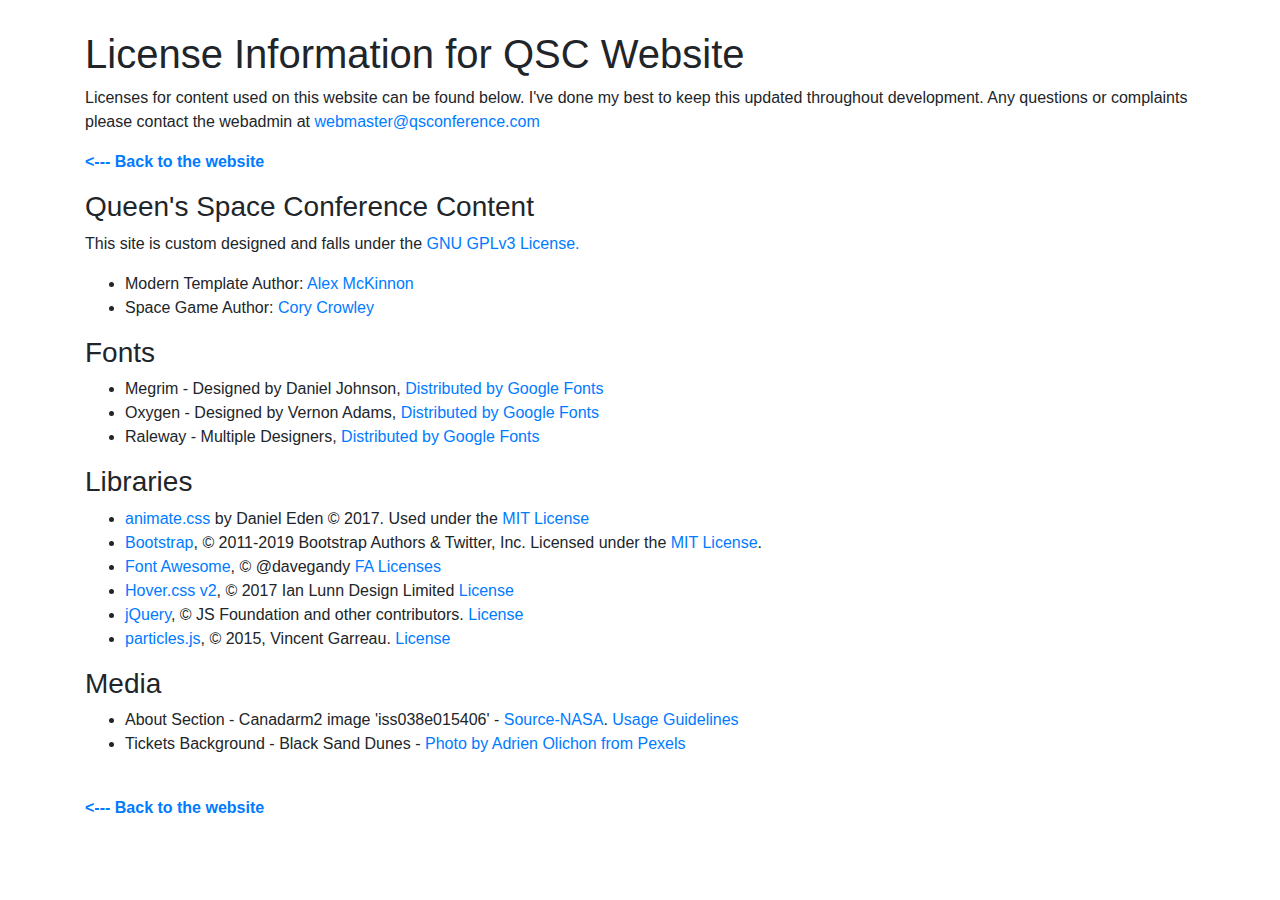
<file: license.html>
<!DOCTYPE html>
<html lang="en">
<head>
	<!-- Bootstrap CSS  -->
    <link rel="stylesheet" href="https://stackpath.bootstrapcdn.com/bootstrap/4.3.1/css/bootstrap.min.css" integrity="sha384-ggOyR0iXCbMQv3Xipma34MD+dH/1fQ784/j6cY/iJTQUOhcWr7x9JvoRxT2MZw1T" crossorigin="anonymous">
	<link href="css/style.css" rel="stylesheet">
	<title>Licenses</title>
	<!-- No Index -->
	<META NAME="robots" CONTENT="noindex,nofollow">
</head>
<body>
	<div class="container">
		<h1 style="padding-top: 30px;">License Information for QSC Website</h1>
		<p>Licenses for content used on this website can be found below. I've done my best to keep this updated throughout development. Any questions or complaints please contact the webadmin at <a href="mailto:a.mckinnon@qsconference.com">webmaster@qsconference.com</a> </p>
		
		<p><b><a href="index.html"> <--- Back to the website</a></b></p>

		<h3>Queen's Space Conference Content</h3>
		<p>This site is custom designed and falls under the <a href="LICENSE.md">GNU GPLv3 License.</a>
		</p>

		<ul>
			<li>Modern Template Author: <a href="https://mckinnon.io">Alex McKinnon</a>
			</li>
			<li>Space Game Author: <a href="https://cormaccrowley.com/">Cory Crowley</a>
			</li>
		</ul>

		<h3>Fonts</h3>
		<ul>
			
			<li>Megrim - Designed by Daniel Johnson, <a href="https://fonts.google.com/specimen/Megrim">Distributed by Google Fonts</a></li>
			<li>Oxygen - Designed by Vernon Adams, <a href="https://fonts.google.com/specimen/Oxygen">Distributed by Google Fonts</a></li>
			<li>Raleway - Multiple Designers, <a href="https://fonts.google.com/specimen/Raleway">Distributed by Google Fonts</a></li>
		</ul>

		<h3>Libraries</h3>
		<ul>
			<li><a href="http://daneden.me/animate">animate.css</a> by Daniel Eden &copy; 2017. Used under the <a href="http://opensource.org/licenses/MIT">MIT License</a>
			</li>
			<li><a href="https://getbootstrap.com/">Bootstrap</a>, &copy; 2011-2019 Bootstrap Authors & Twitter, Inc. Licensed under the <a href="https://raw.githubusercontent.com/twbs/bootstrap/master/LICENSE">MIT License</a>.
			</li>
			<li><a href="https://fontawesome.com">Font Awesome</a>, &copy; @davegandy <a href="https://fontawesome.com/license/free">FA Licenses</a>
			</li>
			<li><a href="https://ianlunn.github.io/Hover/">Hover.css v2</a>, &copy; 2017 Ian Lunn Design Limited <a href="https://ianlunn.co.uk/store/licenses/personal/">License</a>
			</li>
			<li><a href="https://jquery.org">jQuery</a>, &copy; JS Foundation and other contributors. <a href="https://jquery.org/license">License</a>
			</li>
			<li><a href="https://vincentgarreau.com/particles.js/">particles.js</a>, &copy; 2015, Vincent Garreau. <a href="https://github.com/VincentGarreau/particles.js/blob/master/LICENSE.md">License</a>
			</li>
		</ul>

		<h3>Media</h3>
		<ul>
			<li>About Section - Canadarm2 image 'iss038e015406' - <a href="https://images.nasa.gov/details-iss038e015406">Source-NASA</a>. <a href="https://www.nasa.gov/multimedia/guidelines/index.html">Usage Guidelines</a></li>
			<li>Tickets Background - Black Sand Dunes -  
			<a href="https://www.pexels.com/photo/black-sand-dunes-2387793/?utm_content=attributionCopyText&utm_medium=referral&utm_source=pexels">Photo by Adrien Olichon from Pexels</a>
			</li>
		</ul>

		<br>
		<p><b><a href="index.html"> <--- Back to the website</a></b></p>
	</div>

</body>
</file>
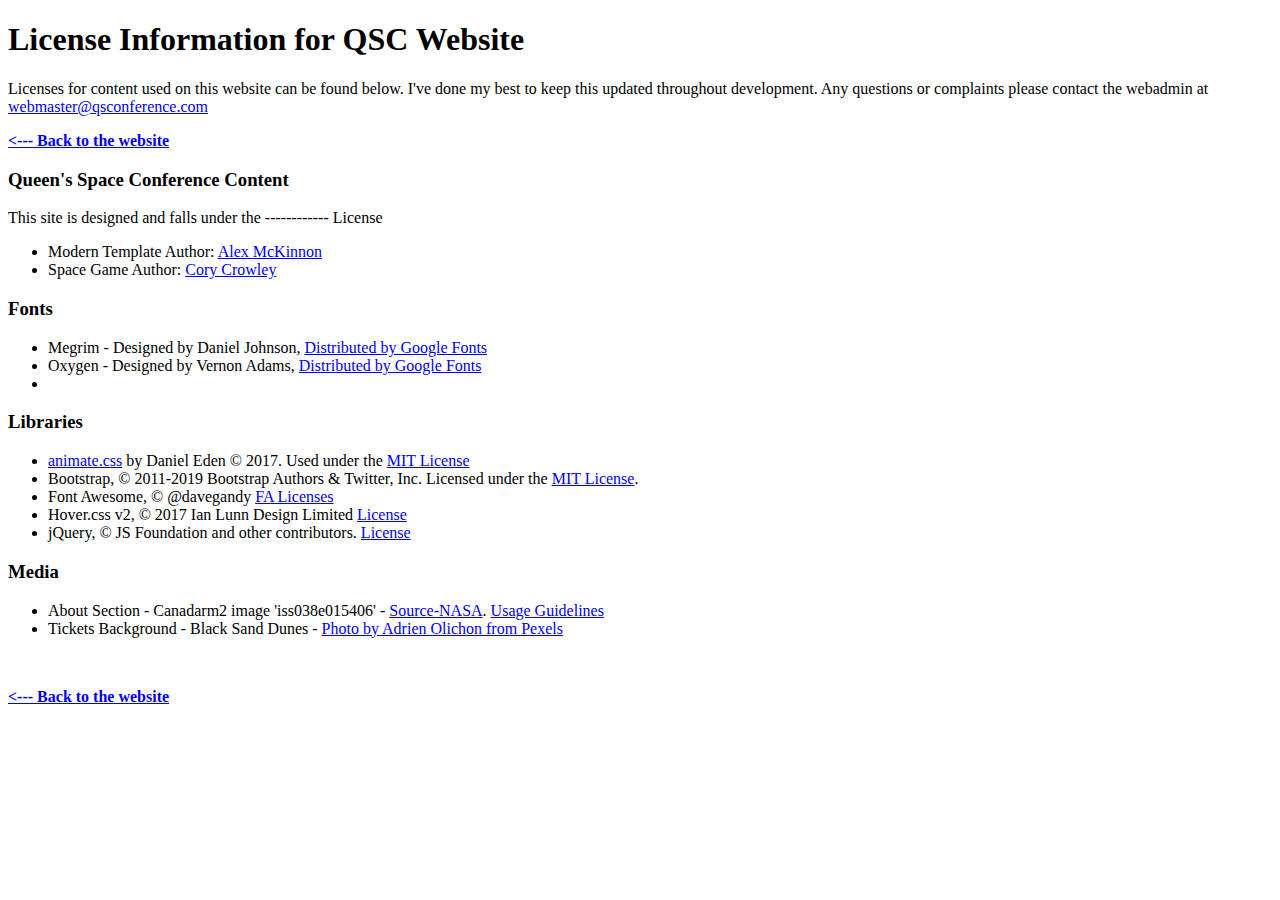
<file: sponsors/license.html>
<!DOCTYPE html>
<html lang="en">
<head>
	<title>Licenses</title>
	<!-- No Index -->
	<META NAME="robots" CONTENT="noindex,nofollow">
</head>
<body>
	<h1>License Information for QSC Website</h1>
	<p>Licenses for content used on this website can be found below. I've done my best to keep this updated throughout development. Any questions or complaints please contact the webadmin at <a href="mailto:webmaster@qsconference.com">webmaster@qsconference.com</a> </p>
	
	<p><b><a href="index.html"> <--- Back to the website</a></b></p>

	<h3>Queen's Space Conference Content</h3>
	<p>This site is designed and falls under the ------------ License
	</p>

	<ul>
		<li>Modern Template Author: <a href="https://mckinnon.io">Alex McKinnon</a>
		</li>
		<li>Space Game Author: <a href="https://cormaccrowley.com/">Cory Crowley</a>
		</li>
	</ul>

	<h3>Fonts</h3>
	<ul>
		
		<li>Megrim - Designed by Daniel Johnson, <a href="https://fonts.google.com/specimen/Megrim">Distributed by Google Fonts</a></li>
		<li>Oxygen - Designed by Vernon Adams, <a href="https://fonts.google.com/specimen/Oxygen">Distributed by Google Fonts</a></li>
		<li></li>
	</ul>

	<h3>Libraries</h3>
	<ul>
		<li><a href="http://daneden.me/animate">animate.css</a> by Daniel Eden &copy; 2017. Used under the <a href="http://opensource.org/licenses/MIT">MIT License</a>
		</li>
		<li>Bootstrap, &copy; 2011-2019 Bootstrap Authors & Twitter, Inc. Licensed under the <a href="https://raw.githubusercontent.com/twbs/bootstrap/master/LICENSE">MIT License</a>.
		</li>
		<li>Font Awesome, &copy; @davegandy <a href="https://fontawesome.com/license/free">FA Licenses</a>
		</li>
		<li>Hover.css v2, &copy; 2017 Ian Lunn Design Limited <a href="https://ianlunn.co.uk/store/licenses/personal/">License</a>
		<li>jQuery, &copy; JS Foundation and other contributors. <a href="jquery.org/license">License</a>
		</li>
	</ul>

	<h3>Media</h3>
	<ul>
		<li>About Section - Canadarm2 image 'iss038e015406' - <a href="https://images.nasa.gov/details-iss038e015406">Source-NASA</a>. <a href="https://www.nasa.gov/multimedia/guidelines/index.html">Usage Guidelines</a></li>
		<li>Tickets Background - Black Sand Dunes -  
		<a href="https://www.pexels.com/photo/black-sand-dunes-2387793/?utm_content=attributionCopyText&utm_medium=referral&utm_source=pexels">Photo by Adrien Olichon from Pexels</a>
		</li>
	</ul>

<br>
<p><b><a href="index.html"> <--- Back to the website</a></b></p>

</body>
</file>
<file: css/style.css>
/*
QSCconference.com

Author: Alex McKinnon - https://mckinnon.io

License: https://qsconference.com/license.html

*/
/*https://coolors.co/ba1200-9dd1f1-508aa8-26081c-c8e0f4*/
/* -------- General -------- */

/* Jquery is cross browser support, so this is uncessesary */
/*html {
  scroll-behavior: smooth; 
}*/

/* -------- Particles.js -------- */

/* ---- particles.js container ---- */

#particles-js { 
  width: 100%;
  height: 100%;
  /*background-color: #b61924;*/
  /*background-image: url('../img/spacebg.jpg');*/
  background-size: cover;
  background-position: 50% 50%;
  background-repeat: no-repeat;
}

/* -------- Body overload -------- */

/*body h1 {
  z-index: 1;
  color: #f6f4f3;
  font-size: 35px;
  font-family: 'quicksand', sans-serif;
}*/

body {
  font-family: 'quicksand', sans-serif;
}

/* -------- Hover css -------- */
/*.hvr-grow {
    display: inline-block;
    vertical-align: middle;
    transform: translateZ(0);
    box-shadow: 0 0 1px rgba(0, 0, 0, 0);
    backface-visibility: hidden;
    -moz-osx-font-smoothing: grayscale;
    transition-duration: 0.3s;
    transition-property: transform;
}

.hvr-grow:hover,
.hvr-grow:focus,
.hvr-grow:active {
    transform: scale(1.1);
}*/

/* -------- Header - Menu -------- */

.navbar {
  /*height: 70px;*/
  /*top: 0;*/
  z-index: 999;
  background-color: #101522;
}

.navbar .extend-brand {
  font-family: 'quicksand', sans-serif;
  font-size: 23px;
}

.navbar-fixed-top {
  width:100%;
  background-color: rgba(16, 21, 34, 0.80);
  /*background: rgba(0, 0, 0, 0.99);*/
  top: 0;
  position: fixed;
  position: -webkit-sticky;
  width: 100%;
}

@media (max-width: 992px) {
  .navbar-fixed-top {
    background-color: rgba(16, 21, 34, 1);
  }
}

/* -------- Landing -------- */

/*
Must Adds:
Web particles

Headers h1
paragraph

get started button
get started button hover
*/

#landing {
	width: 100%;
	height: 100vh;
	background: url(../img/spacebg.jpg) top center;
	background-size: cover;
	overflow: hidden;
	position: relative;
  min-height: 747px;
}

@media (max-width: 768px) {
  #landing {
    min-height: 700px
  }
}

@media (max-width: 575px) {
  #landing {
    min-height: 550px;
  }
}

@media (min-width: 1024px) {
	#landing {
		background-attachment:fixed;
	}
}

#landing:before {
  content: "";
  background: rgba(3, 6, 17, 0.2);
  position: absolute;
  bottom: 0;
  top: 0;
  left: 0;
  right: 0;
}

#landing .landing-container {
  position: absolute;
  bottom: 0;
  top: 0;
  left: 0;
  right: 0;
  display: flex;
  justify-content: center;
  align-items: center;
  flex-direction: column;
  text-align: center;
}

#landing p .social {
  text-align: center;
  margin-top: 20px;
}

#landing p .social a {
  margin: 0 10px 0 0;
  color: #f6f4f3;
  display: inline-block;
  width: 26px;
  height: 26px;
  border-radius: 13px;
  line-height: 26px;
  font-size: 15px;
  text-align: center;
  -webkit-transition: all 0.2s ease-out;
  -moz-transition: all 0.2s ease-out;
  transition: all 0.2s ease-out;
  vertical-align: bottom;
}

#landing .landing-items {

  position: static;
  bottom: 0;
  top: 0;
  left: 0;
  right: 0;
  display: flex;
  padding-top: 10%;
  justify-content: center;
  align-items: center;
  flex-direction: column;
  text-align: center;
}

#landing .arrow {
  width: 50%;
  position: absolute;
  bottom: 0px;
  left: 0;
  right: 0;
  margin: 0 auto;
  margin-bottom: 20px;
  height: 80px;
  display: flex;
  justify-content: center;
  text-align: center;
  flex-direction: column;
  z-index: 999;
  color: #007bff;
}

#landing .arrow-fa {
  /*color: rgba(199, 36, 35, 0.8);*/
}

#landing btn-get-started {
  font-family: "quicksand", sans-serif;
  text-transform: uppercase;
  font-weight: 500;
  font-size: 16px;
  letter-spacing: 1px;
  display: inline-block;
  padding: 8px 28px;
  border-radius: 50px;
  transition: 0.5s;
  margin: 10px;
  border: 2px solid #f6f4f3;
  color: #f6f4f3;
}

#landing .landing-logo {
  max-width: 600px;
  display: block; 
  margin: 0 auto;
  height: auto;

  display: block; 
  margin: 0 auto;
}

@media (max-width: 768px) {
  #landing .landing-logo {
    width: 80%;
    max-width: 600px;
  }
}

#landing .landing-items img {
  max-width: 80%;
  display: block; 
  margin: 0 auto;
  height: auto;
}

#landing h1 {
	z-index: 1;
	color: #f6f4f3;
	font-size: 65px;
  text-align: center;
  font-family: 'Megrim', cursive;
  padding: 10px 10px 10px 10px
}

@media (max-width: 768px) {
  #landing h1 {
    font-size: 50px;
  }
}

@media (max-width: 575px) {
  #landing h1 {
    font-size: 35px;
  }
}

/* need to do more countdown importing from the old site */

#landing .countdown {
  position: static;
  bottom : 0px;
  text-align: center;
  color: rgba(246, 244, 243, 1);
  text-shadow: 0 1px 2px rgba(0, 0, 0, 0.5)
}

#landing .countdown-iframe {
  display: block;
}

@media (max-width: 575px) {
  #landing .countdown-iframe {
    display:none;
  }
}

#landing .countdown-iframe-small {

}

#landing .dates {
  font-family: 'quicksand', sans-serif;
  font-weight: 300;
  position: absolute;
  color: #f6f4f3;
  bottom: 45px;
  left:0;
  right:0;
  margin: 0 auto;
  margin-bottom: 45px;
  padding-left: 10px;
  padding-right: 10px;
}

#landing .dates h2 {
  font-size: 40px;
}
#landing .dates h3 {
  font-size: 25;
}
@media (max-width:575px) {
  #landing .dates h2 {
    font-size: 25px;
  }

  #landing .dates h3 {
    font-size: 20px;
  }
}


/* -------- About -------- */

#about {
  background: url("../img/iss038e015406~orig.jpg");
  background-size: cover;
  overflow: hidden;
  position: relative;
  color: #f6f4f3;
  padding: 30px 0 40px 0;
}

#about:before {
  content: "";
  background: rgba(1,1,1,0.8);
  position: absolute;
  bottom: 0;
  top: 0;
  right: 0;
  left: 0;
}

#about .title {
  text-align: center;
  color: #f6f4f3;
}

#about .social {
  margin: 0 10px 0 0;
  color: #fff;
  display: inline-block;
  width: 26px;
  height: 26px;
  border-radius: 13px;
  line-height: 26px;
  font-size: 15px;
  text-align: center;
  -webkit-transition: all 0.2s ease-out;
  -moz-transition: all 0.2s ease-out;
  transition: all 0.2s ease-out;
  vertical-align: bottom;
}

#about p.social a i {
  vertical-align: bottom;
  line-height: 26px;
}

#about p.social a .facebook {
  background-color: #4460ae;
}

#about p.social a .twitter {
  background-color: #3cf;
}

#about p.social a .instagram {
  background-color: #cd4378;
}

@media (max-width: 991px) {
  #about
   p.social {
    text-align: center;
  }
}

#about h1 {
  z-index: 1;
  color: #f6f4f3;
  font-size: 35px;
  font-family: 'quicksand', sans-serif;
}

#about h2 {
  z-index: 1;
  color: #f6f4f3;
  font-size: 30px;
  font-family: 'quicksand', sans-serif;
}

/* -------- Speakers -------- */

#speakers {
  padding: 40px 0 40px 0;
  background-color: #101522;
  color: #f6f4f3;
}

#speakers h1 {
  text-align: center;
  font-size: 35px;
  font-family: 'quicksand', sans-serif;
}

#speakers h3 {
  text-align: center;
  font-size: 25px;
  font-family: 'quicksand', sans-serif;
}

#speakers .name {
  padding-top: 10px;
}

#speakers .position {
  font-size: 20px;
  font-family: 'quicksand', sans-serif;

}

#speakers .topic {
  font-size: 18px;
  font-family: 'quicksand', sans-serif;
  padding-bottom: 10px;
}

#speakers .bio {
  font-family: 'quicksand', sans-serif;
  text-align: : left;
}

#speakers .keynote {
  text-align: center;
  padding-top: 15px;
}

#speakers .speaker {
  text-align: center;
  padding: 15px 15px 15px 15px;
}

#speakers img {
  max-width: 200px;
  border-radius: 50%;
}

#speakers p {
  text-align: left;
  font-size: 14px;
}

#speakers .past-text {
  text-align: center;
}

#speakers .past-text p {
  text-align: center;
}

/* -------- Sponsors -------- */

#sponsors {
  background: url("../img/spacebg.jpg");
  background-size: cover;
  overflow: hidden;
  position: relative;
  color: #f6f4f3;
  padding: 40px 0 40px 0;
}

#sponsors:before {
  content: "";
  background: rgba(1,1,1,0.5);
  position: absolute;
  bottom: 0;
  top: 0;
  right: 0;
  left: 0;
}

#sponsors .title {
  text-align: center;
  font-family: 'quicksand', sans-serif;
  color: #f6f4f3;
  z-index: 99;
}

#sponsors .images-inter {
  padding: 40px 50px 40px 50px;
  text-align: center;
  max-width:550px;
}

@media (max-width: 576px) {
  #sponsors .images-inter {
    width: 100%;
    max-width:550px;
    text-align: center;
  }
}

#sponsors .images-extrat {
  padding: 30px 30px 30px 30px;
  text-align: center;
}

@media (max-width: 576px) {
  #sponsors .images-extrat {
    max-width: 90%;
    text-align: center;
  }
}

#sponsors .images-planet {
  padding: 20px 30px 20px 30px;
  text-align: center;
  max-width: 430px;
}

@media (max-width: 576px) {
  #sponsors .images-planet {
    width: 75%;
    max-width: 350px;
    text-align: center;
  }
}

#sponsors .images-merch {
  padding: 20px 30px 20px 30px;
  text-align: center;
  max-width: 250px;
}

@media (max-width: 576px) {
  #sponsors .images-merch {
    width: 60%;
    max-width: 250px;
    text-align: center;
  }
}

/* Interested in sponsoring? section */

#sponsors-info {
  background: #101522;
  text-align: center;
  padding: 20px 0 50px 0;
}

#sponsors-info .title {
  text-align: center;
  font-family: 'quicksand', sans-serif;
  color: #f6f4f3;
}

#sponsors-info .sponsor-info {
  text-align: center;
  color: #f6f4f3;
}

#sponsors-info .sponsor-info h2 {
  color: #f6f4f3;
  font-size: 30px;
  font-family: 'quicksand', sans-serif;
}

#sponsors-info h2 {
  padding-top: 30px;
}

#sponsors-info p {
  text-align: left;
  color: #f6f4f3;
}

#sponsors-info hr {
  border-top: 1px solid #f6f4f3;
}

#sponsors-info .button-style {
  background-color: #29274c;
  margin-top: 10px;
  border:none;
  -webkit-box-shadow: 2px 3px 5px rgba(4, 4, 4, 0.3);
  -moz-box-shadow: 2px 3px 0px rgba(4, 4, 4, 0.3);
  width: 350px;
  z-index: 99;
}

/* -------- Map -------- */

#maps {
  height: 350px;
}

#maps .title {
  font-family: 'quicksand', sans-serif;
  color: #f6f4f3;
}

/* -------- Tickets -------- */

#tickets {
  background: url("../img/gameBG.jpg");
  background-size: cover;
  overflow: hidden;
  position: relative;
  padding: 60px 0;
  background-color: rgb(38,8,28);
  text-align: center;
}

#tickets:before {
  content: "";
  background: rgba(1,1,1,0.1);
  position: absolute;
  bottom: 0;
  top: 0;
  right: 0;
  left: 0;
}

#tickets h6 {
  font-family: "Raleway", sans-serif;
  font-weight: 400;
  margin: 0 0 20px 0;
  padding: 0;
  color: #f6f4f3;
}

#tickets .card {
  background-color: #101522;
  border: none;
  border: 6px;
  box-shadow: 0 10px 35px 0 #000;
  /*height: 400px;*/
  text-align: left;
  margin: 25px 25px 25px 25px;
}

#tickets .card hr {
  margin: 25px 0;
  color: #f6f4f3;
  height: 1px;
  background-color: #f6f4f3;
  border: none;
}

#tickets .ticket-title {
  text-align: center;
  font-family: 'quicksand', sans-serif;
  color: #f6f4f3;
}

#tickets .ticket-price {
  font-size: 48px;
  color: #f6f4f3;
}

#tickets .tickets-features {
  color: #f6f4f3;
  text-align: left;

}

#tickets .tickets-buy {
  margin: 50px 0 0 0;
}

/* -------- Team -------- */
#team {
  background: #101522;
  text-align: center;
  padding: 30px 0 20px 0;
}

#team h1 {
  z-index: 1;
  color: #f6f4f3;
  font-size: 35px;
  font-family: 'quicksand', sans-serif;
  padding-bottom: 20px;
}

#team h2 {
  color: #f6f4f3;
  font-family: 'quicksand', sans-serif;
  font-size: 30px;
}

#team .subteam {
  padding: 20px 0 15px 0;
}

#team .name {
  font-size: 20px;
  font-family: 'quicksand', sans-serif;
  text-align: center;
  color: #f6f4f3;
}

@media (max-width: 768px) {
  #team .name {
  font-size: 19px;
  font-family: 'quicksand', sans-serif;
  text-align: center;
  color: #f6f4f3;
  }
}

#team .title {
  font-size: 16px;
  font-family: 'quicksand', sans-serif;
  text-align: center;
  color: #f6f4f3;
}

@media (max-width: 768px) {
  #team .title {
  font-size: 16px;
  font-family: 'quicksand', sans-serif;
  text-align: center;
  color: #f6f4f3;
  }
}

#team .links{
  margin-top: 0px;
  padding-bottom: 10px;
  font-size: 14px;
}

#team .links i.fa-envelope{
  color: #007bff;
}

#team img {
  /*border-radius: 1%;*/
  max-height: 175px;
  max-width: 175px;
}

@media (max-width: 768px) {
  #team img {
  /*border-radius: 2%;*/
  max-height: 175px;
  width: 100%;
  max-width: 175px;
  }
}

/* -------- Where and when -------- */

#wfive {
  background: #000;
}

#wfive .map {
  height: 330px;
}

#wfive .text {
  color: #f6f4f3;
  margin: 20px 0;
}

/* -------- Footer -------- */

#footer {
	background: #000;
	padding: 0 0 25px 0;
	color: #eee;
	font-size: 14px;
}

#footer .archive {
	text-align: center;
	padding-top: 30px;
}

#footer .copyright {
  	text-align: center;
}

#footer .credits {
  	text-align: center;
  	font-size: 13px;
  	color: #ddd;
}
</file>
